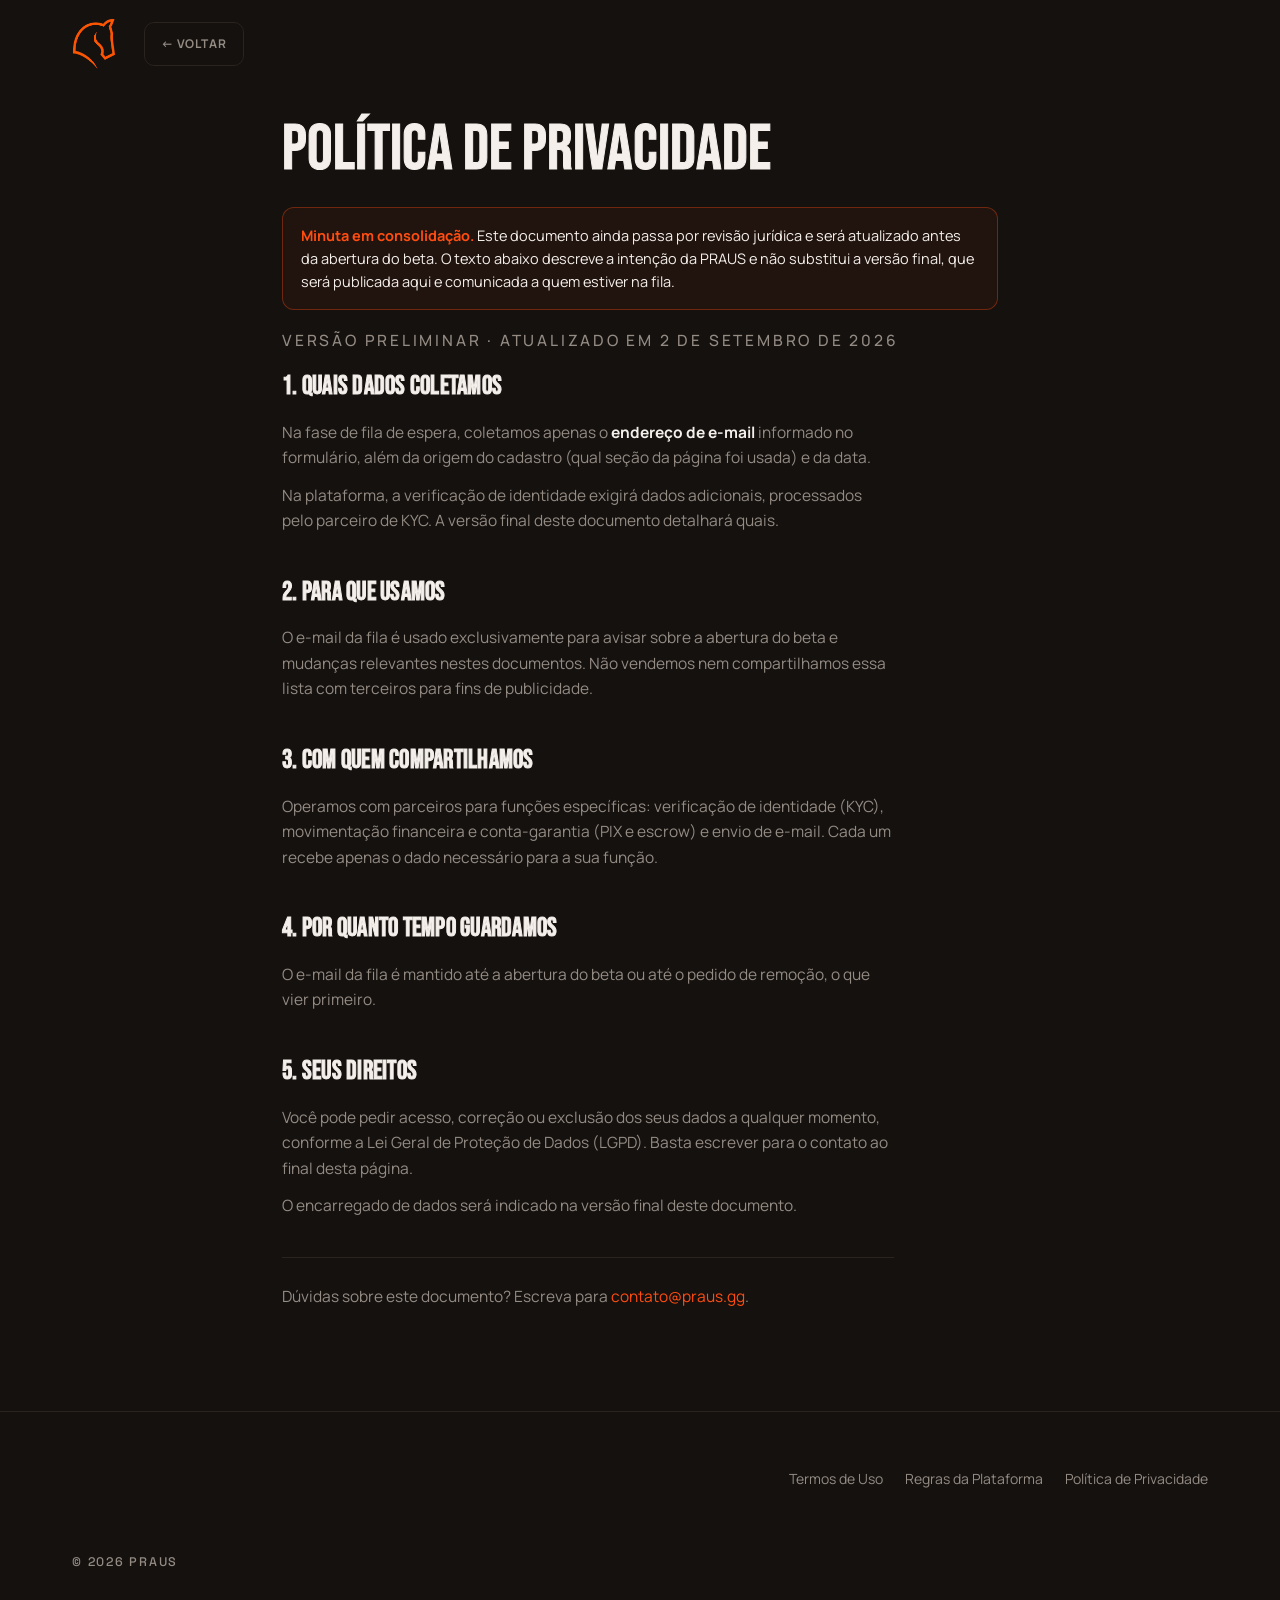
<file: privacidade.html>
<!DOCTYPE html>
<html lang="pt-BR">
<head>
<meta charset="utf-8" />
<meta name="viewport" content="width=device-width, initial-scale=1" />
<title>Política de Privacidade — PRAUS</title>
<meta name="robots" content="noindex" />
<link rel="preconnect" href="https://fonts.googleapis.com" />
<link rel="preconnect" href="https://fonts.gstatic.com" crossorigin />
<link href="https://fonts.googleapis.com/css2?family=Anton&family=Bebas+Neue&family=Newsreader:ital,opsz,wght@1,6..72,400;1,6..72,500&family=Space+Grotesk:wght@400;500;600;700&family=JetBrains+Mono:wght@400;500;700&family=Manrope:wght@400;500;600;700&display=swap" rel="stylesheet" />
<link rel="stylesheet" href="styles.css" />
</head>
<body>

<header class="nav" id="topo">
  <div class="wrap nav__inner">
    <a class="wordmark" href="index.html" aria-label="PRAUS — página inicial">
      <img class="wordmark__full" src="assets/brand/praus-cavalo.png" alt="PRAUS" />
    </a>
    <a href="index.html" class="btn btn--sm nav__voltar">← Voltar</a>
  </div>
</header>

<main class="doc">
  <div class="wrap doc__wrap">
    <h1 class="doc__titulo">Política de Privacidade</h1>

    <!-- Sinalizar, não finalizar: a convenção do projeto é que documento legal
         é minuta até revisão jurídica. O aviso é o primeiro elemento do corpo,
         não uma nota de rodapé. -->
    <div class="doc__minuta" role="note">
      <strong>Minuta em consolidação.</strong>
      Este documento ainda passa por revisão jurídica e será atualizado antes da
      abertura do beta. O texto abaixo descreve a intenção da PRAUS e não substitui
      a versão final, que será publicada aqui e comunicada a quem estiver na fila.
    </div>

    <p class="doc__meta mono-tag">Versão preliminar · Atualizado em 2 de setembro de 2026</p>

    <section class="doc__sec">
      <h2 class="doc__h2">1. Quais dados coletamos</h2>
      <p>Na fase de fila de espera, coletamos apenas o <strong>endereço de e-mail</strong> informado no formulário, além da origem do cadastro (qual seção da página foi usada) e da data.</p>
      <p>Na plataforma, a verificação de identidade exigirá dados adicionais, processados pelo parceiro de KYC. A versão final deste documento detalhará quais.</p>
    </section>

    <section class="doc__sec">
      <h2 class="doc__h2">2. Para que usamos</h2>
      <p>O e-mail da fila é usado exclusivamente para avisar sobre a abertura do beta e mudanças relevantes nestes documentos. Não vendemos nem compartilhamos essa lista com terceiros para fins de publicidade.</p>
    </section>

    <section class="doc__sec">
      <h2 class="doc__h2">3. Com quem compartilhamos</h2>
      <p>Operamos com parceiros para funções específicas: verificação de identidade (KYC), movimentação financeira e conta-garantia (PIX e escrow) e envio de e-mail. Cada um recebe apenas o dado necessário para a sua função.</p>
    </section>

    <section class="doc__sec">
      <h2 class="doc__h2">4. Por quanto tempo guardamos</h2>
      <p>O e-mail da fila é mantido até a abertura do beta ou até o pedido de remoção, o que vier primeiro.</p>
    </section>

    <section class="doc__sec">
      <h2 class="doc__h2">5. Seus direitos</h2>
      <p>Você pode pedir acesso, correção ou exclusão dos seus dados a qualquer momento, conforme a Lei Geral de Proteção de Dados (LGPD). Basta escrever para o contato ao final desta página.</p>
      <p>O encarregado de dados será indicado na versão final deste documento.</p>
    </section>

    <p class="doc__contato">
      Dúvidas sobre este documento? Escreva para
      <a href="mailto:contato@praus.gg">contato@praus.gg</a>.
    </p>
  </div>
</main>

<footer class="footer">
  <div class="wrap footer__inner">
    <nav class="footer__links" aria-label="Documentos">
      <a href="termos.html" class="footer__link">Termos de Uso</a>
      <a href="regras.html" class="footer__link">Regras da Plataforma</a>
      <a href="privacidade.html" class="footer__link">Política de Privacidade</a>
    </nav>
    <p class="footer__copy mono-tag">© 2026 PRAUS</p>
  </div>
</footer>

</body>
</html>
</file>
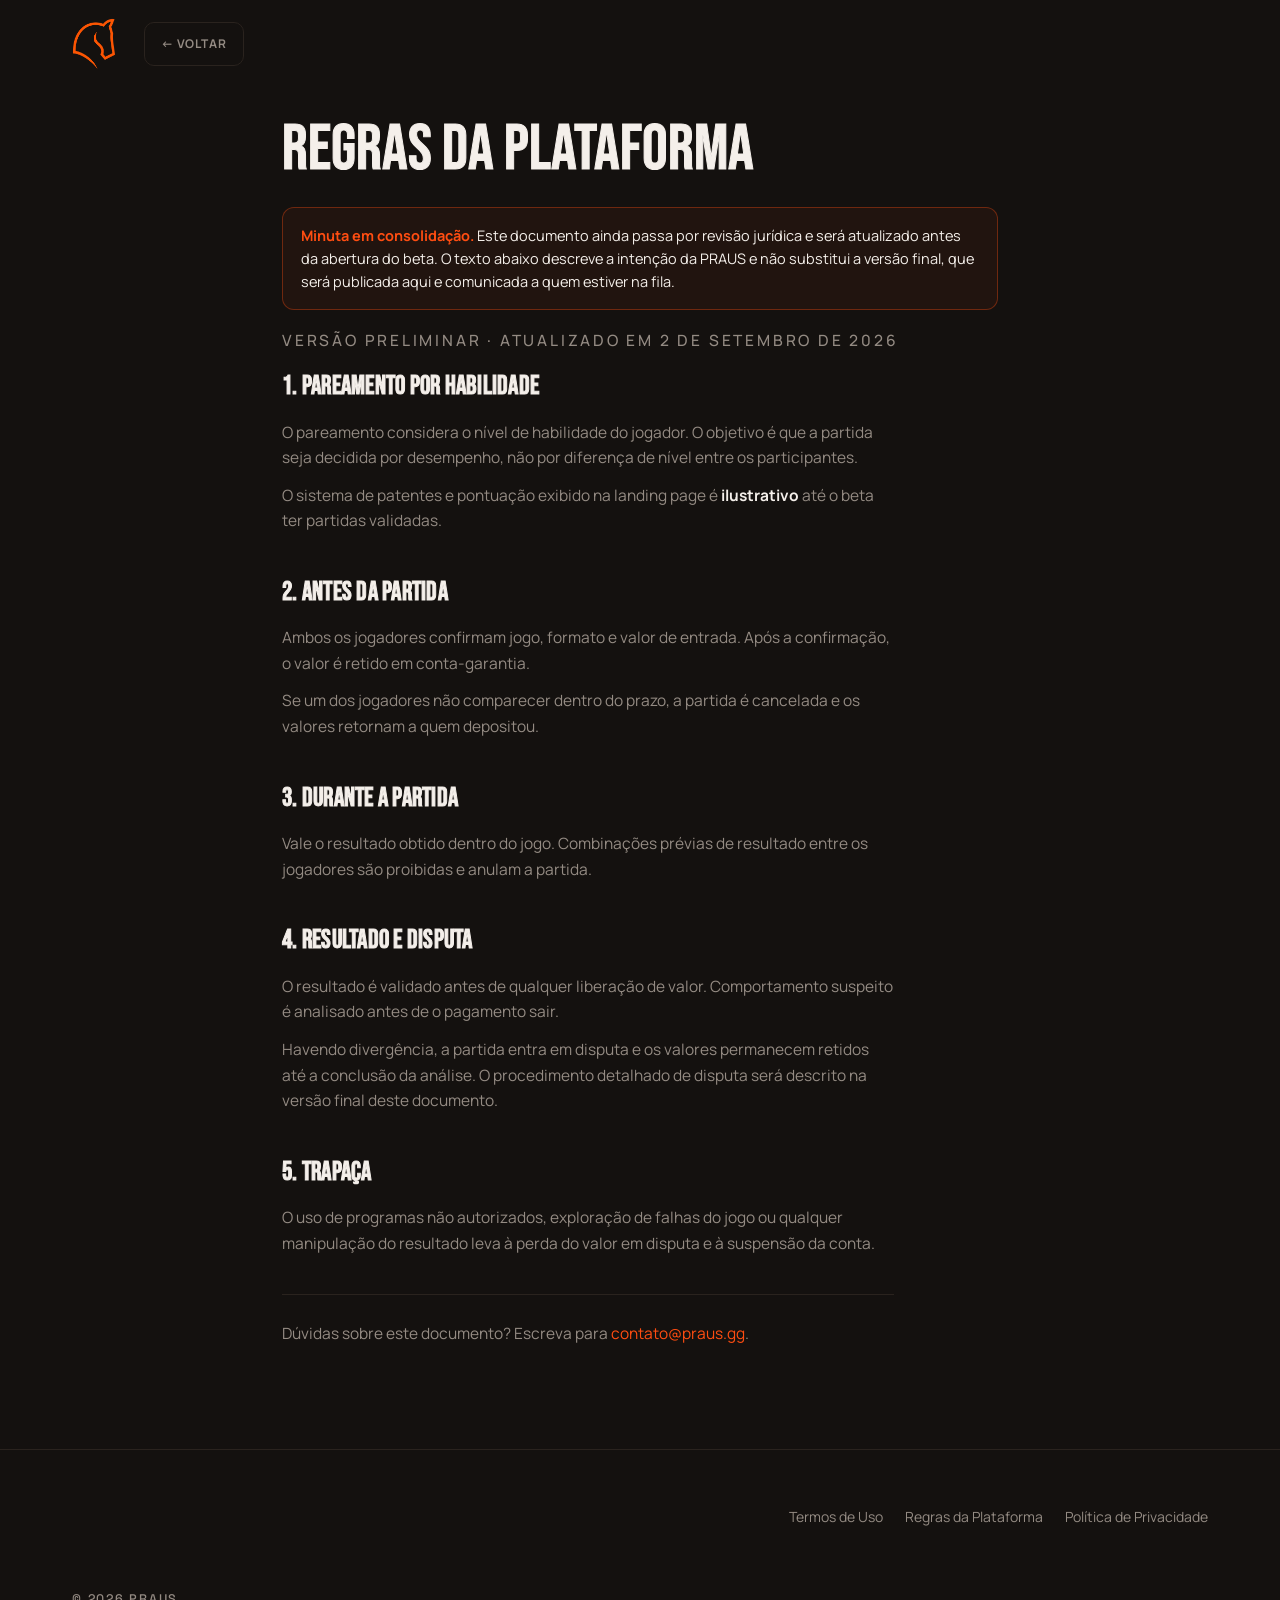
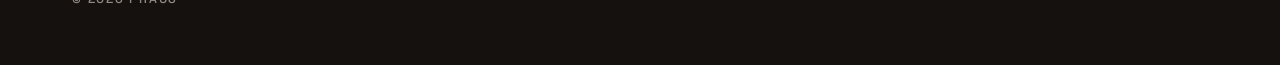
<file: regras.html>
<!DOCTYPE html>
<html lang="pt-BR">
<head>
<meta charset="utf-8" />
<meta name="viewport" content="width=device-width, initial-scale=1" />
<title>Regras da Plataforma — PRAUS</title>
<meta name="robots" content="noindex" />
<link rel="preconnect" href="https://fonts.googleapis.com" />
<link rel="preconnect" href="https://fonts.gstatic.com" crossorigin />
<link href="https://fonts.googleapis.com/css2?family=Anton&family=Bebas+Neue&family=Newsreader:ital,opsz,wght@1,6..72,400;1,6..72,500&family=Space+Grotesk:wght@400;500;600;700&family=JetBrains+Mono:wght@400;500;700&family=Manrope:wght@400;500;600;700&display=swap" rel="stylesheet" />
<link rel="stylesheet" href="styles.css" />
</head>
<body>

<header class="nav" id="topo">
  <div class="wrap nav__inner">
    <a class="wordmark" href="index.html" aria-label="PRAUS — página inicial">
      <img class="wordmark__full" src="assets/brand/praus-cavalo.png" alt="PRAUS" />
    </a>
    <a href="index.html" class="btn btn--sm nav__voltar">← Voltar</a>
  </div>
</header>

<main class="doc">
  <div class="wrap doc__wrap">
    <h1 class="doc__titulo">Regras da Plataforma</h1>

    <!-- Sinalizar, não finalizar: a convenção do projeto é que documento legal
         é minuta até revisão jurídica. O aviso é o primeiro elemento do corpo,
         não uma nota de rodapé. -->
    <div class="doc__minuta" role="note">
      <strong>Minuta em consolidação.</strong>
      Este documento ainda passa por revisão jurídica e será atualizado antes da
      abertura do beta. O texto abaixo descreve a intenção da PRAUS e não substitui
      a versão final, que será publicada aqui e comunicada a quem estiver na fila.
    </div>

    <p class="doc__meta mono-tag">Versão preliminar · Atualizado em 2 de setembro de 2026</p>

    <section class="doc__sec">
      <h2 class="doc__h2">1. Pareamento por habilidade</h2>
      <p>O pareamento considera o nível de habilidade do jogador. O objetivo é que a partida seja decidida por desempenho, não por diferença de nível entre os participantes.</p>
      <p>O sistema de patentes e pontuação exibido na landing page é <strong>ilustrativo</strong> até o beta ter partidas validadas.</p>
    </section>

    <section class="doc__sec">
      <h2 class="doc__h2">2. Antes da partida</h2>
      <p>Ambos os jogadores confirmam jogo, formato e valor de entrada. Após a confirmação, o valor é retido em conta-garantia.</p>
      <p>Se um dos jogadores não comparecer dentro do prazo, a partida é cancelada e os valores retornam a quem depositou.</p>
    </section>

    <section class="doc__sec">
      <h2 class="doc__h2">3. Durante a partida</h2>
      <p>Vale o resultado obtido dentro do jogo. Combinações prévias de resultado entre os jogadores são proibidas e anulam a partida.</p>
    </section>

    <section class="doc__sec">
      <h2 class="doc__h2">4. Resultado e disputa</h2>
      <p>O resultado é validado antes de qualquer liberação de valor. Comportamento suspeito é analisado antes de o pagamento sair.</p>
      <p>Havendo divergência, a partida entra em disputa e os valores permanecem retidos até a conclusão da análise. O procedimento detalhado de disputa será descrito na versão final deste documento.</p>
    </section>

    <section class="doc__sec">
      <h2 class="doc__h2">5. Trapaça</h2>
      <p>O uso de programas não autorizados, exploração de falhas do jogo ou qualquer manipulação do resultado leva à perda do valor em disputa e à suspensão da conta.</p>
    </section>

    <p class="doc__contato">
      Dúvidas sobre este documento? Escreva para
      <a href="mailto:contato@praus.gg">contato@praus.gg</a>.
    </p>
  </div>
</main>

<footer class="footer">
  <div class="wrap footer__inner">
    <nav class="footer__links" aria-label="Documentos">
      <a href="termos.html" class="footer__link">Termos de Uso</a>
      <a href="regras.html" class="footer__link">Regras da Plataforma</a>
      <a href="privacidade.html" class="footer__link">Política de Privacidade</a>
    </nav>
    <p class="footer__copy mono-tag">© 2026 PRAUS</p>
  </div>
</footer>

</body>
</html>
</file>
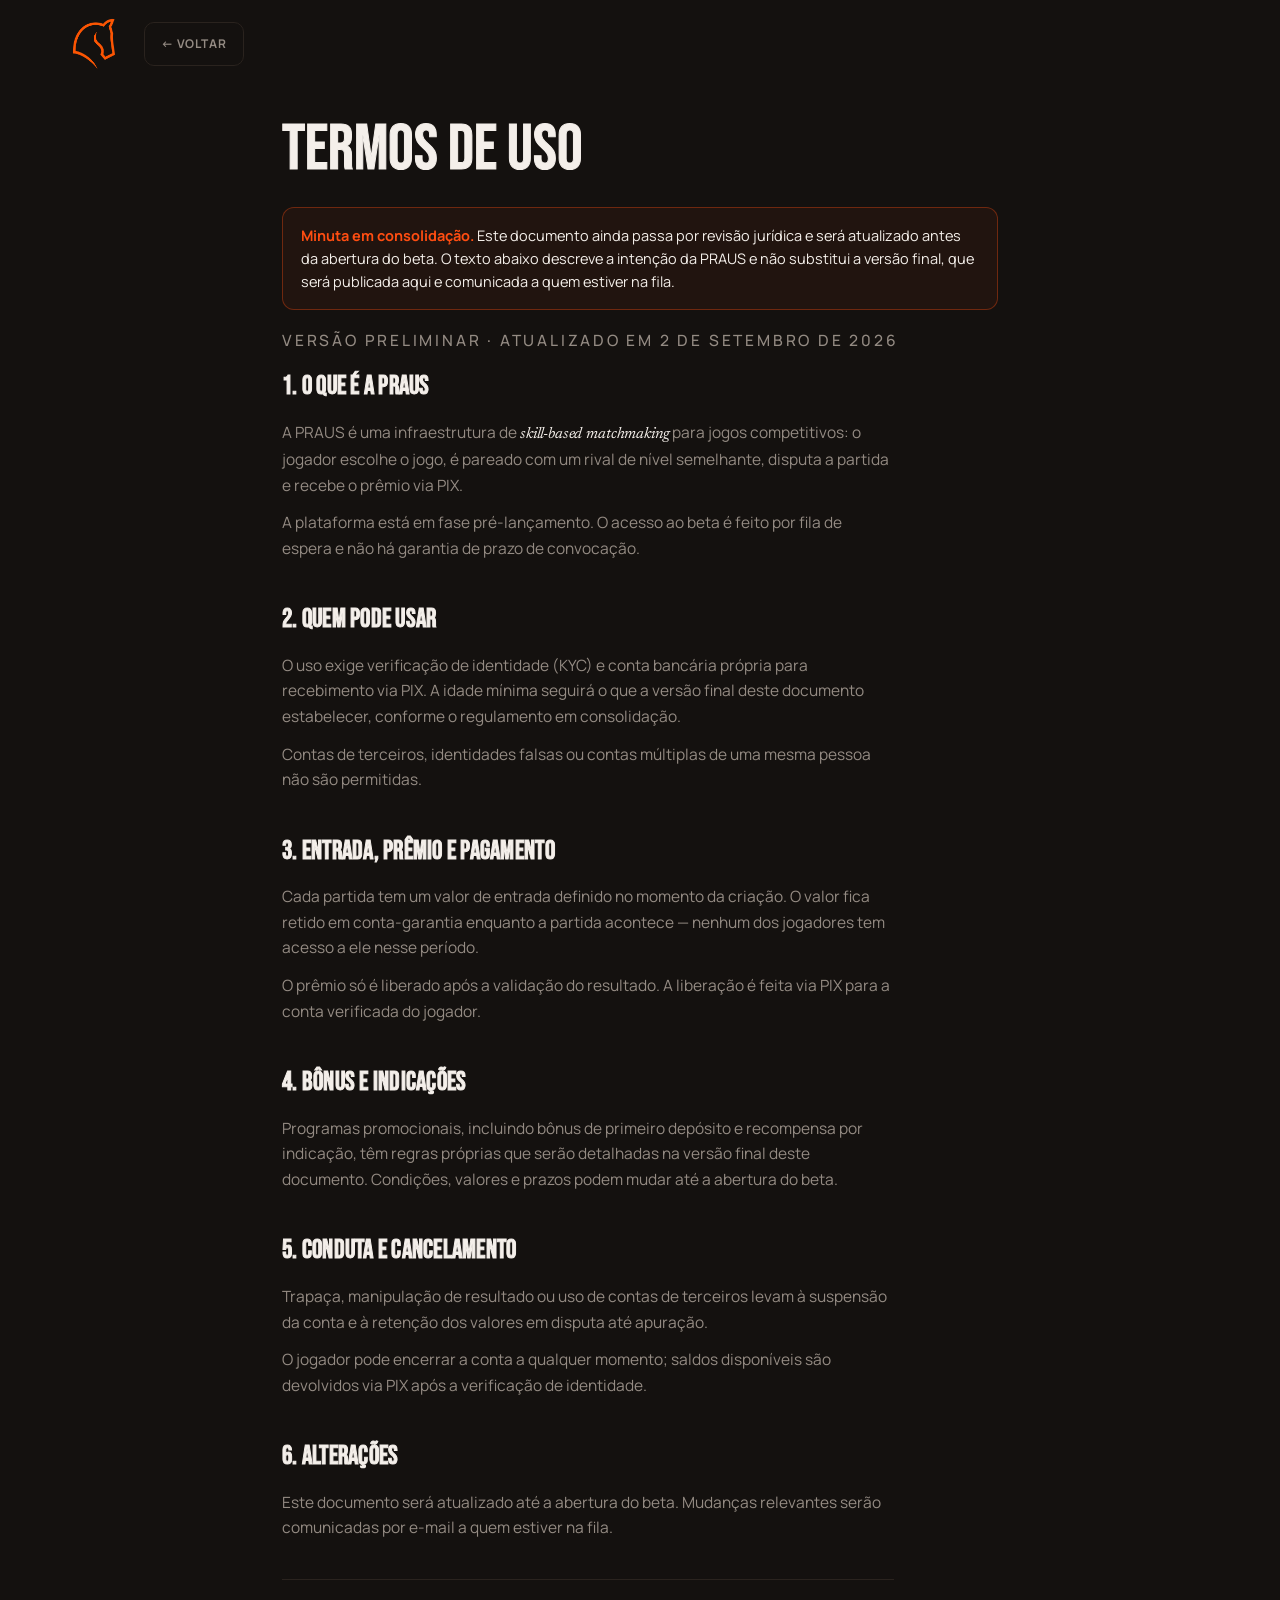
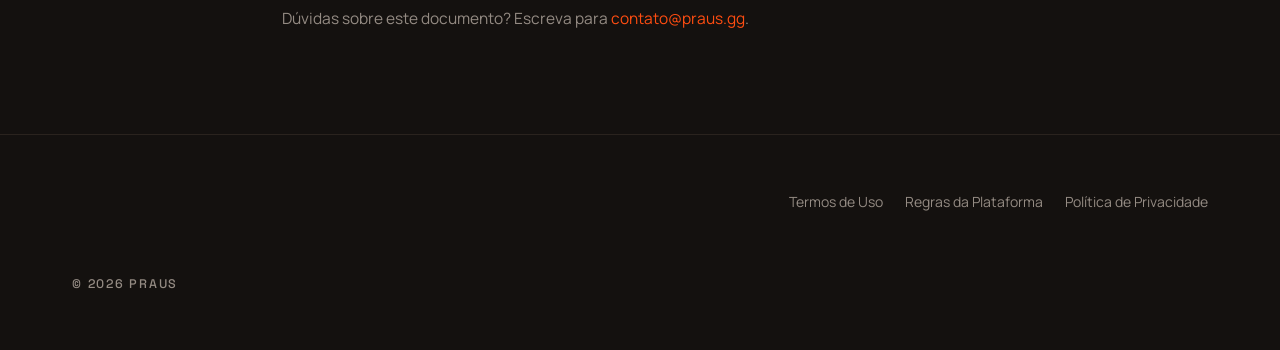
<file: termos.html>
<!DOCTYPE html>
<html lang="pt-BR">
<head>
<meta charset="utf-8" />
<meta name="viewport" content="width=device-width, initial-scale=1" />
<title>Termos de Uso — PRAUS</title>
<meta name="robots" content="noindex" />
<link rel="preconnect" href="https://fonts.googleapis.com" />
<link rel="preconnect" href="https://fonts.gstatic.com" crossorigin />
<link href="https://fonts.googleapis.com/css2?family=Anton&family=Bebas+Neue&family=Newsreader:ital,opsz,wght@1,6..72,400;1,6..72,500&family=Space+Grotesk:wght@400;500;600;700&family=JetBrains+Mono:wght@400;500;700&family=Manrope:wght@400;500;600;700&display=swap" rel="stylesheet" />
<link rel="stylesheet" href="styles.css" />
</head>
<body>

<header class="nav" id="topo">
  <div class="wrap nav__inner">
    <a class="wordmark" href="index.html" aria-label="PRAUS — página inicial">
      <img class="wordmark__full" src="assets/brand/praus-cavalo.png" alt="PRAUS" />
    </a>
    <a href="index.html" class="btn btn--sm nav__voltar">← Voltar</a>
  </div>
</header>

<main class="doc">
  <div class="wrap doc__wrap">
    <h1 class="doc__titulo">Termos de Uso</h1>

    <!-- Sinalizar, não finalizar: a convenção do projeto é que documento legal
         é minuta até revisão jurídica. O aviso é o primeiro elemento do corpo,
         não uma nota de rodapé. -->
    <div class="doc__minuta" role="note">
      <strong>Minuta em consolidação.</strong>
      Este documento ainda passa por revisão jurídica e será atualizado antes da
      abertura do beta. O texto abaixo descreve a intenção da PRAUS e não substitui
      a versão final, que será publicada aqui e comunicada a quem estiver na fila.
    </div>

    <p class="doc__meta mono-tag">Versão preliminar · Atualizado em 2 de setembro de 2026</p>

    <section class="doc__sec">
      <h2 class="doc__h2">1. O que é a PRAUS</h2>
      <p>A PRAUS é uma infraestrutura de <em>skill-based matchmaking</em> para jogos competitivos: o jogador escolhe o jogo, é pareado com um rival de nível semelhante, disputa a partida e recebe o prêmio via PIX.</p>
      <p>A plataforma está em fase pré-lançamento. O acesso ao beta é feito por fila de espera e não há garantia de prazo de convocação.</p>
    </section>

    <section class="doc__sec">
      <h2 class="doc__h2">2. Quem pode usar</h2>
      <p>O uso exige verificação de identidade (KYC) e conta bancária própria para recebimento via PIX. A idade mínima seguirá o que a versão final deste documento estabelecer, conforme o regulamento em consolidação.</p>
      <p>Contas de terceiros, identidades falsas ou contas múltiplas de uma mesma pessoa não são permitidas.</p>
    </section>

    <section class="doc__sec">
      <h2 class="doc__h2">3. Entrada, prêmio e pagamento</h2>
      <p>Cada partida tem um valor de entrada definido no momento da criação. O valor fica retido em conta-garantia enquanto a partida acontece — nenhum dos jogadores tem acesso a ele nesse período.</p>
      <p>O prêmio só é liberado após a validação do resultado. A liberação é feita via PIX para a conta verificada do jogador.</p>
    </section>

    <section class="doc__sec">
      <h2 class="doc__h2">4. Bônus e indicações</h2>
      <p>Programas promocionais, incluindo bônus de primeiro depósito e recompensa por indicação, têm regras próprias que serão detalhadas na versão final deste documento. Condições, valores e prazos podem mudar até a abertura do beta.</p>
    </section>

    <section class="doc__sec">
      <h2 class="doc__h2">5. Conduta e cancelamento</h2>
      <p>Trapaça, manipulação de resultado ou uso de contas de terceiros levam à suspensão da conta e à retenção dos valores em disputa até apuração.</p>
      <p>O jogador pode encerrar a conta a qualquer momento; saldos disponíveis são devolvidos via PIX após a verificação de identidade.</p>
    </section>

    <section class="doc__sec">
      <h2 class="doc__h2">6. Alterações</h2>
      <p>Este documento será atualizado até a abertura do beta. Mudanças relevantes serão comunicadas por e-mail a quem estiver na fila.</p>
    </section>

    <p class="doc__contato">
      Dúvidas sobre este documento? Escreva para
      <a href="mailto:contato@praus.gg">contato@praus.gg</a>.
    </p>
  </div>
</main>

<footer class="footer">
  <div class="wrap footer__inner">
    <nav class="footer__links" aria-label="Documentos">
      <a href="termos.html" class="footer__link">Termos de Uso</a>
      <a href="regras.html" class="footer__link">Regras da Plataforma</a>
      <a href="privacidade.html" class="footer__link">Política de Privacidade</a>
    </nav>
    <p class="footer__copy mono-tag">© 2026 PRAUS</p>
  </div>
</footer>

</body>
</html>
</file>
<file: styles.css>
/* ============================================================
   PRAUS — Landing (skill-based matchmaking)
   Identidade: Brand System v0.1 · ref. estrutural: tipspace.gg
   Dark base · laranja-brasa com parcimônia · vídeo nítido (sem fosco)
   ============================================================ */

:root {
  /* Neutros (base do produto) */
  --bg:    #14110F;
  --bg-2:  #1B1714;
  --bg-3:  #221D19;
  --line:  #2A231E;
  --ink-3: #948B83;  /* 4,99:1 na superfície mais clara (--bg-3); o #8A817A anterior dava 4,37 */
  --ink:   #F4EFEA;

  /* Laranja — a regra (brasa) */
  --orange:      #FF4D11;  /* laranja da plataforma */
  --orange-hot:  #FF6A33;
  --orange-deep: #D9410E;

  /* Semânticos */
  --win:  #B8E04A;
  --loss: #F55F52;  /* 5,28:1 no pior fundo; o #E6322B dava 4,35 */
  --info: #7CC9FF;

  /* Tipografia — 7 papéis */
  --f-hero: 'Bebas Neue', sans-serif;
  --f-num:    'Bebas Neue', sans-serif;
  /* Display de cartaz. A Bebas é uma condensada LEVE — existe num peso só, e
     esse peso é fino: por mais que se aumente o corpo, a haste continua magra.
     O cartaz de referência usa uma grotesca pesada, e é dela que vem a
     sensação de densidade. A Anton é dessa classe e já vinha carregada no
     <head> sem nunca ter sido usada. */
  --f-poster: 'Anton', 'Bebas Neue', sans-serif;
  --f-italic: 'Newsreader', Georgia, serif;
  --f-money:  'Space Grotesk', sans-serif;
  --f-mono:   'JetBrains Mono', monospace;
  --f-tag:    'JetBrains Mono', monospace;
  --f-read:   'Manrope', sans-serif;

  --chamfer: 10px;
  --maxw: 1180px;

  /* Movimento — duas curvas, nunca misturadas.
     `ui` para o que muda de aparência (cor, borda, opacidade): rápido e neutro.
     `move` para o que se desloca (transform): assenta devagar no fim, que é o
     que dá sensação de peso. Trocar uma pela outra achata o conjunto. */
  --ease-ui:   cubic-bezier(.4, 0, .2, 1);
  --ease-move: cubic-bezier(.23, 1, .32, 1);
  --t-fast: .15s;   /* estado imediato: hover de cor, foco */
  --t-ui:   .28s;   /* troca de estado com leitura: borda, brilho, elevação */
  --t-move: .45s;   /* deslocamento curto */
  --t-slow: .7s;    /* entrada de bloco */
}

*,*::before,*::after { box-sizing: border-box; margin: 0; padding: 0; }
html { scroll-behavior: smooth; -webkit-text-size-adjust: 100%; }
body {
  background: var(--bg);
  color: var(--ink);
  font-family: var(--f-read);
  font-size: 16px;
  line-height: 1.6;
  -webkit-font-smoothing: antialiased;
  text-rendering: optimizeLegibility;
  overflow-x: hidden;
}
img { max-width: 100%; display: block; }
ul,ol { list-style: none; }
a { color: inherit; text-decoration: none; }
/* Sem override de ::selection: a seleção usa o azul nativo do navegador em
   todo o site. O laranja da marca competia com o texto selecionado. */

/* ---------- Barra de rolagem: só o polegar laranja, sem trilho ----------
   Os dois caminhos são exclusivos de propósito: o Chrome dá precedência a
   scrollbar-color sobre as regras ::-webkit-, e por aquele caminho não há
   como esconder as setas das pontas. Isolando cada motor, o Chrome/Safari
   usa ::-webkit- (controle total) e o Firefox usa a propriedade padrão. */
@supports not selector(::-webkit-scrollbar) {
  :root {
    scrollbar-width: thin;
    scrollbar-color: var(--orange) transparent;
  }
}
@supports selector(::-webkit-scrollbar) {
  ::-webkit-scrollbar { width: 12px; height: 12px; }
  ::-webkit-scrollbar-track,
  ::-webkit-scrollbar-corner { background: transparent; }
  ::-webkit-scrollbar-button { display: none; }   /* mata as setas das pontas */
  ::-webkit-scrollbar-thumb {
    background: var(--orange);
    /* borda transparente + clip no padding afina a barra sem pintar trilho */
    border: 3px solid transparent;
    background-clip: padding-box;
  }
  ::-webkit-scrollbar-thumb:hover { background: var(--orange-hot); }
}

/* ---------- Layout ---------- */
.wrap { width: 100%; max-width: var(--maxw); margin-inline: auto; padding-inline: 22px; }
.wrap--narrow { max-width: 760px; }
.section { padding-block: 84px; }

/* Bebas Neue só vem no peso 400. Para deixá-la um pouco mais encorpada sem o
   negrito sintético do navegador (que engrossa desigual e empasta a contraforma),
   um filete de contorno na própria cor engrossa as hastes de modo uniforme. */
.hero__title, .section__title, .cta-final__title, .doc__titulo,
.jogo-hero__name, .modo__num, .custodia__tt, .doc__h2, .screen__money {
  -webkit-text-stroke: 1px currentColor;
  paint-order: stroke fill;
}
.section--alt { background: var(--bg-2); }
@media (min-width: 768px) { .section { padding-block: 124px; } }

/* ---------- Mono tag ---------- */
.mono-tag {
  font-family: var(--f-tag);
  font-size: 11px;
  letter-spacing: 0.18em;
  text-transform: uppercase;
  color: var(--ink-3);
  font-weight: 500;
}
.kicker { display: inline-block; color: var(--orange); margin-bottom: 22px; }
.kicker::before {
  content: ""; display: inline-block; width: 22px; height: 1px;
  background: var(--orange); vertical-align: middle; margin-right: 10px;
  transform: translateY(-3px);
}

/* ---------- Editorial italic (tempero, só keywords) ---------- */
em {
  font-family: var(--f-italic);
  font-style: italic; font-weight: 400;
  text-transform: none; color: var(--orange);
  letter-spacing: -0.01em;
}

/* ---------- Wordmark (letreiro stencil + marca do cavalo) ---------- */
.wordmark {
  display: inline-flex; align-items: center; gap: 0.38em;
  font-size: 46px; line-height: 1; color: var(--ink);
}
.wordmark__mark { height: 1.45em; width: auto; flex: none; }
.wordmark__text {
  font-family: var(--f-hero); font-size: 1em;
  letter-spacing: 0.26em; text-transform: uppercase;
  /* o letter-spacing deixa um vão fantasma depois do "S"; cancelar faz o
     gap acima ser o espaçamento real entre o letreiro e a marca */
  margin-right: -0.26em;
}
/* Marca do cavalo: recortada justa, sem margem fantasma — por isso a
   compensação negativa antiga saiu. Altura fixa (marca vertical, ratio ~0.84),
   centralizada na nav de 64px. */
.wordmark__full { height: 52px; width: auto; display: block; flex: none; }
.nav .wordmark { padding-block: 6px; }
.wordmark--footer { height: 68px; }

/* ---------- Botões (chanfros, mono uppercase) ---------- */
.btn {
  border-radius: 10px;
  display: inline-flex; align-items: center; justify-content: center; gap: .5em;
  font-family: var(--f-read); font-size: 16px; font-weight: 700;
  letter-spacing: .08em; text-transform: uppercase;
  padding: 16px 26px; border: none; cursor: pointer; white-space: nowrap;
  border: none; 
  transition: background-color .15s ease, color .15s ease, transform .06s ease, box-shadow .15s ease;
}
/* Botão menor em repouso; ao passar o mouse ele cresce e revela a seta.
   Isto ANIMA LAYOUT (max-width/margin) e o detector sinaliza — é escolha
   deliberada do dono do projeto, que prefere este comportamento ao espaço
   reservado. Custo real: 20px de largura em hover, sem reflow de vizinhos
   perceptível porque o botão é o último item da sua linha. */
.btn__arrow {
  display: inline-flex; align-items: center;
  opacity: 0; max-width: 0; overflow: hidden; transform: translateX(-8px);
  transition: opacity .2s ease, max-width .2s ease, transform .2s ease;
}
.btn__arrow svg { display: block; flex: none; }
.btn:hover .btn__arrow { opacity: 1; max-width: 20px; transform: translateX(4px); margin-left: 4px; }
.btn:active { transform: translateY(1px); }
.btn--primary { background: var(--orange); color: #000; }
.btn--primary:hover { background: var(--orange-hot); box-shadow: 0 0 28px rgba(255,77,17,.35); }
.btn--primary:active { background: var(--orange-deep); }
.btn--sm { font-size: 12px; padding: 11px 16px; --c: 7px; }
/* Botão de voltar das páginas legais: contorno discreto, não é um CTA. */
.nav__voltar { background: transparent; color: var(--ink-3); border: 1px solid var(--line); margin-left: 28px; }
.nav__voltar:hover { color: var(--ink); border-color: var(--orange); background: var(--bg-2); box-shadow: none; }

/* ---------- Card (cantos arredondados — mesmo raio dos botões) ---------- */
.card {
  position: relative; background: var(--bg-2); border: 1px solid var(--line);
  border-radius: 10px;
}
.section--alt .card { background: var(--bg); }

/* ============================================================
   NAV
   ============================================================ */
.nav {
  position: fixed; inset: 0 0 auto 0; z-index: 60; padding-top: 12px;
  background: rgba(20,17,15,0); backdrop-filter: blur(0px);
  transition: background-color .25s ease, backdrop-filter .25s ease, border-color .25s ease;
  border-bottom: 1px solid transparent;
}
.nav.is-stuck { background: rgba(20,17,15,.85); backdrop-filter: blur(12px); border-bottom-color: var(--line); }
/* Ritmo do menu: X entre a logo e o primeiro item, Y igual entre todos os
   itens, e X de novo entre o último item e o botão. O truque é margin-inline:
   auto no menu — com logo e botão nas pontas, o espaço livre se divide em
   partes iguais dos dois lados, então os dois X são idênticos por construção
   e continuam idênticos em qualquer largura de tela. O margin-left: auto que
   havia no .nav__cta é o que quebrava isso: empurrava o botão para a borda e
   deixava um vão arbitrário depois do FAQ. */
.nav__inner { display: flex; align-items: center; gap: 0; height: 64px; }
.nav__menu { display: none; }
/* Espaçadores da nav: escondidos no mobile; no desktop crescem na razão --g. */
.nav-sp { display: none; }
.nav__cta { flex: none; }
.nav__menu a {
  font-family: var(--f-money); font-size: 15px; color: #CFC7BF; font-weight: 600;
  transition: color .15s ease;
  position: relative;
}
.nav__menu a::after { content: ''; position: absolute; left: 0; bottom: -6px; width: 100%; height: 2px; background: #FF4D11; transform: scaleX(0); transform-origin: left; transition: transform .25s ease; } .nav__menu a:hover::after { transform: scaleX(1); }
.nav__menu a:hover { color: var(--ink); }
@media (min-width: 880px) {
  .nav__menu { display: contents; }
  .nav-sp { display: block; flex-grow: var(--g); flex-basis: 0; min-width: 0; }
}

/* ============================================================
   1. HERÓI — vídeo de fundo nítido
   ============================================================ */
.hero {
  position: relative; min-height: 100svh; display: flex; flex-direction: column;
  justify-content: center; padding-block: 96px 110px; overflow: hidden;
}
.hero__bg { position: absolute; inset: 0; z-index: 0; background: #0d0b0a; }
.hero__vid {
  position: absolute; inset: 0; width: 100%; height: 100%;
  object-fit: cover; object-position: center;
}
/* Crossfade entre o clipe horizontal (A) e o vertical da pessoa (B, sem JS) */
.hero__vid--a { animation: heroFade 18s infinite; }
.hero__vid--b { opacity: 0; object-position: center 32%; animation: heroFade 18s infinite -9s; }
@keyframes heroFade {
  0%, 38% { opacity: 1; }
  50%, 88% { opacity: 0; }
  100% { opacity: 1; }
}
/* Scrim leve — só o necessário para legibilidade, SEM aspecto fosco */
.hero__scrim {
  position: absolute; inset: 0;
  background:
    linear-gradient(180deg, rgba(13,11,10,.55) 0%, rgba(13,11,10,.18) 26%, rgba(13,11,10,.12) 55%, rgba(13,11,10,.82) 100%),
    radial-gradient(120% 90% at 18% 60%, rgba(13,11,10,.55) 0%, transparent 60%);
}
.hero__inner { position: relative; z-index: 2; }

.hero__title {
  font-family: var(--f-hero); font-weight: 400; text-transform: uppercase;
  letter-spacing: -0.01em; line-height: 0.9;
  font-size: clamp(48px, 9.4vw, 116px); margin-bottom: 10px; max-width: 14ch;
  text-shadow: 0 4px 40px rgba(0,0,0,.5);
}
/* Linha de confiança do herói. Sobre vídeo a razão de contraste fixa não é
   confiável, então segue o mesmo mecanismo já usado no subtítulo: cor clara
   mais text-shadow. O tique é desenhado com duas bordas giradas — forma, não
   glifo de fonte. O verde é o mesmo semântico de "validado" das telas. */
.hero__sub:has(+ .hero__trust) { margin-bottom: 20px; }
.hero__trust {
  display: flex; flex-wrap: wrap; gap: 10px 24px; margin: 0 0 30px; padding: 0;
  list-style: none; font-family: var(--f-money); font-size: 13.5px;
  color: #e7e0d8; text-shadow: 0 2px 18px rgba(0,0,0,.55);
}
.hero__trust li { display: flex; align-items: center; gap: 9px; }
.hero__trust li::before {
  content: ""; flex: none; width: 9px; height: 5px;
  border-left: 1.8px solid var(--win); border-bottom: 1.8px solid var(--win);
  transform: rotate(-45deg) translateY(-2px);
}

.hero__sub {
  font-family: var(--f-money); font-size: clamp(16px, 2.2vw, 20px); line-height: 1.55;
  font-weight: 600; color: #e7e0d8; max-width: 54ch; margin-bottom: 34px;
  text-shadow: 0 2px 18px rgba(0,0,0,.55);
}

.hero__scroll {
  position: absolute; bottom: 22px; left: 50%; transform: translateX(-50%); z-index: 2;
  color: var(--ink-3); animation: bob 2.4s ease-in-out infinite;
}
@keyframes bob { 0%,100%{transform:translate(-50%,0)} 50%{transform:translate(-50%,6px)} }
/* A dica de rolagem é absoluta em bottom:22px, então não sabe que o conteúdo
   do herói cresceu com a linha de confiança — no mobile ela passou a colidir
   16px com o texto do formulário. Some nas telas estreitas: ali rolar é óbvio
   e a dica disputava espaço com o próprio elemento de conversão. */
@media (max-width: 700px) { .hero__scroll { display: none; } }

/* ---------- Waitlist ---------- */
/* Campo + botão formam uma única peça: contorno laranja com leve brilho ao
   redor do conjunto inteiro, não de cada parte — por isso o outline/box-shadow
   vive em .waitlist__field (o wrapper), e input/botão perdem a própria borda. */
.waitlist { max-width: 540px; }
.waitlist--center { margin-inline: auto; }
.waitlist__field {
  display: flex; flex-direction: column; gap: 0;
  border-radius: 12px; overflow: hidden;
  border: 1.5px solid var(--orange);
  box-shadow: 0 0 0 3px rgba(255,77,17,.12), 0 0 26px rgba(255,77,17,.35);
  background: rgba(34,29,25,.92);
  transition: box-shadow .25s ease, border-color .25s ease;
}

@media (min-width: 520px) { .waitlist__field { flex-direction: row; } }
.waitlist__input-wrap { position: relative; flex: 1; min-width: 0; }
.waitlist__icon {
  position: absolute; left: 18px; top: 50%; transform: translateY(-50%);
  color: var(--ink-3); pointer-events: none;
}
.waitlist input[type="email"] {
  width: 100%;
  font-family: var(--f-read); font-size: 16px; color: var(--ink);
  background: rgba(34,29,25,.92); border: none; padding: 16px 18px 16px 46px;
  border-radius: 0; }
.waitlist input::placeholder { color: var(--ink-3); }
.waitlist input:focus { outline: none; }
.waitlist__input-wrap:focus-within .waitlist__icon { color: var(--orange); }
/* Raio igual dos dois lados do botão — sem isso só a ponta direita (a que
   encosta na borda externa) fica arredondada pelo overflow:hidden do pai. */
.waitlist__field .btn.btn--primary { border-radius: 10px; }
/* Inválido: o anel vermelho substitui o laranja no conjunto inteiro, não só no input. */
.waitlist__field:has(input.invalid) {
  border-color: var(--loss);
  box-shadow: 0 0 0 3px rgba(230,50,43,.12), 0 0 26px rgba(230,50,43,.3);
}
/* Esgotado: contorno inerte, sem laranja nem brilho — o cinza já usado no botão. */
.waitlist__field:has(input:disabled) {
  border-color: var(--line);
  box-shadow: none;
}
.waitlist__micro { font-family: var(--f-read); font-size: 13px; color: var(--ink-3); margin-top: 14px; }
.waitlist--center .waitlist__micro { text-align: center; }
.waitlist__success { font-family: var(--f-read); font-size: 15px; font-weight: 600; color: var(--win); margin-top: 16px; }
.waitlist--center .waitlist__success { text-align: center; }
.waitlist__error { font-family: var(--f-read); font-size: 14px; font-weight: 500; color: var(--loss); margin-top: 12px; }
.waitlist--center .waitlist__error { text-align: center; }
/* [hidden] do UA perde para o display:flex acima — sem isto o formulário
   continua na tela depois do envio, com a mensagem de sucesso ao lado. */
.waitlist__field[hidden] { display: none; }
.btn[disabled] { opacity: .55; cursor: progress; }
.btn[disabled]:hover { background: var(--orange); box-shadow: none; }

/* ---- Vagas esgotadas ---- */
/* Cinza inerte: sem laranja, sem brilho, sem reação ao hover. Vence os
   estados de :hover/[disabled] acima, por isso vem depois e repete o seletor. */
.btn--esgotado,
.btn--esgotado:hover,
.btn--esgotado:active,
.btn[disabled].btn--esgotado,
.btn[disabled].btn--esgotado:hover {
  background: #3A332D;
  color: #CFC7BF;          /* 7,4:1 sobre o cinza — continua legível */
  box-shadow: none;
  opacity: 1;
  cursor: not-allowed;
  transform: none;
}
.waitlist input[disabled] {
  opacity: .6;
  cursor: not-allowed;
}

/* ============================================================
   Cabeçalho de seção
   ============================================================ */
.section__head { margin-bottom: 48px; max-width: 760px; }
.section__title {
  font-family: var(--f-hero); font-weight: 400; text-transform: uppercase;
  letter-spacing: -0.01em; line-height: 1.2; font-size: clamp(34px, 6vw, 66px);
}
.section__lead {
  font-family: var(--f-read); font-size: 17px; line-height: 1.6;
  color: #cfc7bf; margin-top: 14px; max-width: 58ch;
}

/* ============================================================
   VANTAGENS — cartazes (portados de "Cards Promo v3")
   ============================================================ */
.promos { display: grid; gap: 14px; grid-template-columns: repeat(2,1fr); }
@media (min-width: 700px)  { .promos { gap: 20px; } }
@media (min-width: 1040px) { .promos { gap: 28px; grid-template-columns: repeat(4,1fr); } }

/* Original: 400x760, raio 36, padding 56/32/52. Convertido para % do card
   (padding e raio, que não podem usar cqw por serem do próprio container) e
   cqw para tudo que está dentro. */
.promo {
  position: relative; overflow: hidden;
  aspect-ratio: 400 / 760; border-radius: 9%;
  padding: 14% 8% 13%;
  display: flex; flex-direction: column; align-items: center; text-align: center;
  background: linear-gradient(180deg, #FF6B31 0%, #FF5A1F 55%, #F24F16 100%);
  box-shadow: inset 0 0 0 1px rgba(255,255,255,.22), 0 40px 80px -30px rgba(255,90,31,.45);
  container-type: inline-size;
}

.promo__tt {
  position: relative; flex: 1;
  display: flex; flex-direction: column; align-items: center; justify-content: center;
  gap: calc(var(--gap) * 1cqw);
  font-family: var(--f-hero); color: #fff; line-height: .82;
}
.promo__tt--topo { flex: none; justify-content: flex-start; padding-top: 2.38cqw; }
.pl {
  font-weight: 400; font-size: calc(var(--fs) * 1cqw);
  letter-spacing: var(--ls, normal); line-height: var(--lh, .82);
}
.pl--tinta { color: #0A0A0B; }

.promo__sub {
  position: relative; margin: 0; color: #fff;
  font-family: var(--f-money); font-weight: 500;
  font-size: max(11px, 7.14cqw); line-height: 1.3;
  text-wrap: balance; max-width: calc(var(--mw) * 1cqw);
}

/* ---- Card 01: três faixas giradas ---- */
.promo__faixa {
  position: absolute; left: 50%; top: 44%;
  width: 327.38cqw; height: 56.55cqw; margin: -28.27cqw 0 0 -163.69cqw;
  border-radius: 999px; background: #0A0A0B; transform: rotate(-56deg);
}
.promo__faixa--cima, .promo__faixa--baixo {
  background: none; border: 0.6cqw solid rgba(10,10,11,.5); box-sizing: border-box;
}
.promo__faixa--cima  { transform: rotate(-56deg) translateY(-77.38cqw); }
.promo__faixa--baixo { transform: rotate(-56deg) translateY(77.38cqw); }

/* ---- Card 03: aro central e bolhas nos cantos ---- */
.promo__aro {
  position: absolute; left: 50%; top: 44%;
  width: 98.21cqw; aspect-ratio: 1; margin: -49.11cqw 0 0 -49.11cqw;
  border-radius: 50%; border: 0.6cqw solid rgba(10,10,11,.5); box-sizing: border-box;
}
.promo__bolha { position: absolute; width: 44.64cqw; aspect-ratio: 1; border-radius: 50%; background: #0A0A0B; }
.promo__bolha--vazada { background: none; border: 0.6cqw solid rgba(10,10,11,.5); box-sizing: border-box; }
.promo__bolha--tl  { left: -17.86cqw; top: -17.86cqw; }
.promo__bolha--br  { right: -17.86cqw; bottom: -17.86cqw; }
.promo__bolha--tl2 { left: -11.90cqw; top: -11.90cqw; }
.promo__bolha--br2 { right: -11.90cqw; bottom: -11.90cqw; }

/* ---- Card 02: três círculos concêntricos ---- */
.promo__orb {
  position: absolute; left: 50%; top: 40%; aspect-ratio: 1;
  border-radius: 50%; border: 0.6cqw solid rgba(10,10,11,.5); box-sizing: border-box;
}
.promo__orb--1 { width: 226.19cqw; margin: -113.10cqw 0 0 -113.10cqw; }
.promo__orb--2 { width: 178.57cqw; margin: -89.29cqw 0 0 -89.29cqw; }
.promo__orb--3 { width: 130.95cqw; margin: -65.48cqw 0 0 -65.48cqw; }

/* ---- Card 04: trilhos inclinados ---- */
.promo__trilhos {
  position: relative; flex: 1; width: calc(100% + 19.05cqw);
  margin: 9.52cqw -9.52cqw 8.33cqw; overflow: hidden;
}
.promo__trilho {
  position: absolute; left: -59.52cqw; top: 50%;
  width: 238.10cqw; height: 11.90cqw; transform: rotate(-14deg);
}
.promo__trilho--a { margin-top: -18.45cqw; background: #0A0A0B; }
.promo__trilho--b { margin-top: -5.95cqw; border: 0.6cqw solid rgba(10,10,11,.55); box-sizing: border-box; }
.promo__trilho--c { margin-top: 6.55cqw; background: #0A0A0B; }

/* ============================================================
   2. DIFERENCIAIS
   ============================================================ */
/* Bento: HUD grande à esquerda + cards limpos */
.feats { display: grid; gap: 16px; grid-template-columns: 1fr; }
@media (min-width: 620px) { .feats { grid-template-columns: repeat(2,1fr); } }
@media (min-width: 1000px) {
  .feats { grid-template-columns: 1.18fr 1fr 1fr; grid-auto-rows: 1fr; }
  .feat--hud { grid-row: span 2; }
}

.feat {
  padding: 28px; display: flex; flex-direction: column;
  transition: transform .2s ease, border-color .2s ease, box-shadow .2s ease;
}
.feat:hover { transform: translateY(-3px); border-color: rgba(255,77,17,.4); }
.feat__idx { color: var(--orange); display: block; margin-bottom: 16px; }
.feat__title {
  font-family: var(--f-money); font-weight: 600; font-size: 20px;
  letter-spacing: -0.01em; margin-bottom: 10px; color: var(--ink);
}
.feat__body { font-family: var(--f-read); font-size: 14.5px; color: var(--ink-3); line-height: 1.6; }
.feat:not(.feat--hud) .feat__body { margin-top: auto; }

/* ---- Tile HUD ---- */
.feat--hud { padding: 0; overflow: hidden; }
.feat--hud:hover { box-shadow: 0 0 50px rgba(255,77,17,.12); }
.hud {
  padding: 26px 26px 24px; display: flex; flex-direction: column; gap: 20px;
  background:
    radial-gradient(120% 80% at 85% 0%, rgba(255,77,17,.1), transparent 55%),
    linear-gradient(180deg, var(--bg-3), var(--bg-2));
  border-bottom: 1px solid var(--line);
}
.hud__top { display: flex; align-items: center; justify-content: space-between; }
.hud__live { display: inline-flex; align-items: center; gap: 7px; color: var(--orange); }
.hud__live i { width: 8px; height: 8px; border-radius: 50%; background: var(--orange); box-shadow: 0 0 8px var(--orange); animation: pulse 1.6s infinite; }
.hud__id { color: var(--ink-3); }

.hud__timer { display: flex; flex-direction: column; gap: 2px; }
.hud__timer-num {
  font-family: var(--f-mono); font-weight: 700; font-size: clamp(48px,7vw,64px);
  color: var(--ink); line-height: 1; font-variant-numeric: tabular-nums; letter-spacing: .01em;
}
.hud__timer-label { color: var(--ink-3); }

.hud__line { display: flex; align-items: baseline; justify-content: space-between; gap: 12px; }
.hud__line-label { color: var(--ink-3); }
.hud__line-val { font-family: var(--f-money); font-weight: 600; font-size: 22px; color: var(--ink); font-variant-numeric: tabular-nums; }
.hud__pix { font-family: var(--f-mono); font-style: normal; font-size: 13px; color: var(--orange); letter-spacing: .04em; }
.hud__bar { height: 5px; background: var(--bg); border: 1px solid var(--line); overflow: hidden; }
.hud__bar span { display: block; height: 100%; width: 68%; background: linear-gradient(90deg, var(--orange-deep), var(--orange)); }
.hud__escrow { color: var(--ink-3); letter-spacing: .14em; }

.feat--hud .feat__foot { padding: 22px 26px 26px; }

/* ============================================================
   3. COMO FUNCIONA
   ============================================================ */
/* Stepper interativo com prévia da tela */
.flow { display: grid; gap: 18px; grid-template-columns: 1fr; align-items: start; }
@media (min-width: 920px) {
  .flow { grid-template-columns: 0.92fr 1.08fr; gap: 28px 28px; }
  /* Com três filhos num grid de duas colunas o fluxo natural jogaria os
     pontinhos para a coluna da direita. Posicionamento explícito: etapas e
     pontinhos empilhados à esquerda, painel ocupando as duas linhas. */
  .flow__steps   { grid-column: 1; grid-row: 1; }
  .flow__dots    { grid-column: 1; grid-row: 2; }
  .flow__screens { grid-column: 2; grid-row: 1 / span 2; }
}

/* --- Indicador de progresso ---
   Mesmo conceito da barra que saiu, agora dividido por etapa: três trilhos de
   largura fixa, e o da etapa ativa se preenche ao longo do intervalo. Largura
   fixa de propósito — animar largura obrigaria o navegador a refazer o layout
   a cada quadro; aqui só o preenchimento interno anda, via scaleX na GPU. */
.flow__dots { display: flex; gap: 7px; align-items: center; }
.flow__dot {
  position: relative; overflow: hidden;
  width: 30px; height: 4px; border-radius: 999px;
  background: var(--line);
  transition: background-color var(--t-ui) var(--ease-ui);
}
.flow__dot i {
  position: absolute; inset: 0; display: block; background: var(--orange);
  transform: scaleX(0); transform-origin: left;
}
.flow__dot.is-active i { animation: dotFill var(--fill, 6000ms) linear forwards; }
@keyframes dotFill { from { transform: scaleX(0); } to { transform: scaleX(1); } }
/* Etapas já vistas ficam marcadas, sem competir com a ativa. */
.flow__dot.is-done i { transform: scaleX(1); opacity: .35; animation: none; }
/* Sem avanço automático (movimento reduzido ou visitante assumiu o painel),
   o trilho vira marcador de posição em vez de contagem regressiva. */
.flow--parado .flow__dot.is-active i { animation: none; transform: scaleX(1); }
@media (prefers-reduced-motion: reduce) {
  .flow__dot.is-active i { animation: none; transform: scaleX(1); }
}

/* --- Passos (controles) --- */
.flow__steps { display: flex; flex-direction: column; gap: 12px; }
.flow__step {
  position: relative; text-align: left; cursor: pointer;
  display: grid; grid-template-columns: auto 1fr; gap: 4px 16px; align-items: start;
  background: transparent; color: inherit; border: 1px solid var(--line);
  padding: 18px 20px 20px; overflow: hidden;
  border-radius: 10px;
  transition: background-color .2s ease, border-color .2s ease, transform .1s ease;
}
.flow__step:hover { border-color: rgba(255,77,17,.4); }
.flow__step.is-active { background: var(--bg-3); border-color: rgba(255,77,17,.55); }
.flow__step-num {
  grid-row: span 2; font-family: var(--f-num); font-size: 40px; line-height: .9;
  color: var(--ink-3); letter-spacing: .02em; transition: color .2s ease;
}
.flow__step.is-active .flow__step-num { color: var(--orange); }
/* Fonte principal dos painéis: Bebas Neue. Ela é toda em caixa-alta e mais
   estreita que a Manrope, então precisa de corpo maior para o mesmo peso
   ótico — 16,5px em Bebas ficaria miúdo. */
/* Título do passo em caixa de sentença: Bebas Neue é só caixa-alta, então o
   título vai na secundária (Space Grotesk), que tem minúsculas. */
.flow__step-tt {
  display: block; font-family: var(--f-money); font-weight: 700; font-size: 17px;
  letter-spacing: -0.01em; color: var(--ink); line-height: 1.25;
}
/* Fonte secundária dos painéis: Space Grotesk (a mesma do subtítulo do herói). */
/* Abria animando max-height E margin-top. Além do custo de layout, o
   max-height fixo de 90px era um teto arbitrário: texto mais longo ou fonte
   maior no navegador ficaria cortado. Com linha de grid em fr a altura é a
   real do conteúdo, sem teto. O respiro de 6px virou padding do filho, para
   colapsar junto. */
.flow__step-desc {
  display: grid; grid-template-rows: 0fr; opacity: 0;
  font-family: var(--f-money); font-size: 13.5px; color: var(--ink-3); line-height: 1.5;
  transition: grid-template-rows var(--t-ui) var(--ease-ui), opacity var(--t-ui) var(--ease-ui);
}
/* Sem padding aqui: padding entra no cálculo da faixa mesmo com min-height 0,
   e vazava 6px nas etapas fechadas. A separação ótica já vem do meio-leading
   do line-height 1.5. */
.flow__step-desc > span { overflow: hidden; min-height: 0; }
.flow__step.is-active .flow__step-desc { grid-template-rows: 1fr; opacity: 1; }

/* --- Telas (prévia do produto) --- */
.flow__screens { position: relative; }
.screen {
  --c: 12px; background: linear-gradient(180deg, var(--bg-3), var(--bg)); border: 1px solid var(--line);
  overflow: hidden; box-shadow: 0 0 50px rgba(0,0,0,.35);
  border-radius: var(--c);
  animation: screenIn .4s ease;
}
@keyframes screenIn { from { opacity: 0; transform: translateY(10px); } to { opacity: 1; transform: none; } }
.screen[hidden] { display: none; }
.screen__bar {
  display: flex; align-items: center; justify-content: space-between;
  padding: 13px 18px; background: rgba(13,11,10,.5); border-bottom: 1px solid var(--line);
  color: var(--ink-3); letter-spacing: .14em;
}
.screen__body { padding: 24px; display: flex; flex-direction: column; gap: 14px; min-height: 268px; }
.screen__body--center { align-items: center; justify-content: center; text-align: center; gap: 10px; }
.screen__label { color: var(--ink-3); }
.screen__money { font-family: var(--f-hero); font-weight: 400; font-size: 34px; letter-spacing: .01em; color: var(--win); font-variant-numeric: tabular-nums; line-height: 1; }
.screen__row { display: flex; align-items: baseline; justify-content: space-between; gap: 12px; margin-top: 4px; }

/* Apoio dos painéis na secundária. Seletor com a tela na frente para vencer
   `.mono-tag`, que é quem impõe a JetBrains Mono no HTML. */
.screen .mono-tag,
.screen__label,
.screen__cta,
.screen__timer,
.chip { font-family: var(--f-money); }

/* chips */
.chips { display: flex; flex-wrap: wrap; gap: 8px; }
.chip {
  --c: 6px; font-size: 12px; font-weight: 700; letter-spacing: .05em;
  color: var(--ink); background: var(--bg-2); border: 1px solid var(--line); padding: 9px 14px;
  border-radius: var(--c);
  /* deixaram de ser enfeite: são selecionáveis, então precisam de affordance
     e dos estados que qualquer controle deve ter */
  cursor: pointer;
  transition: background-color var(--t-fast) var(--ease-ui),
              border-color var(--t-fast) var(--ease-ui),
              color var(--t-fast) var(--ease-ui),
              transform .08s var(--ease-ui);
}
.chip:hover { border-color: rgba(255,77,17,.55); background: var(--bg-3); }
.chip:active { transform: translateY(1px); }
.chip:focus-visible { outline: 2px solid var(--orange); outline-offset: 2px; }
.chip--on { background: var(--orange); color: #000; border-color: var(--orange); }
.chip--on:hover { background: var(--orange-hot); border-color: var(--orange-hot); }
.screen__cta {
  --c: 8px; margin-top: auto; font-family: var(--f-mono); font-weight: 700;
  font-size: 14px; letter-spacing: .08em; color: #000; background: var(--orange); padding: 15px;
  border-radius: var(--c); text-decoration: none;
  display: flex; align-items: center; justify-content: center; gap: .5em;
  transition: background-color var(--t-fast) var(--ease-ui);
}
.screen__cta:hover { background: var(--orange-hot); }
.screen__cta:active { background: var(--orange-deep); }
.screen__cta:focus-visible { outline: 2px solid var(--ink); outline-offset: 3px; }


/* === Prévias (telas 2 e 3): cabeçalho com migalha + selo PRÉVIA === */
.screen__crumb { color: var(--ink-3); letter-spacing: .14em; }
.screen__crumb i { font-style: normal; color: var(--ink-3); opacity: .5; margin: 0 .35em; }
.screen__previa {
  font-family: var(--f-mono); font-size: 10px; letter-spacing: .2em; line-height: 1;
  color: var(--orange); border: 1px solid rgba(255,77,17,.45);
  background: rgba(255,77,17,.08); padding: 5px 9px; border-radius: 6px;
}
.screen__eyebrow { color: var(--ink-3); letter-spacing: .22em; font-size: 11px; }
.screen__note {
  margin: 4px 0 0; font-family: var(--f-read); font-size: 12px; line-height: 1.45;
  color: var(--ink-3); max-width: 34ch;
}

/* tela 2 — dentro da arena */
.screen__score { display: flex; align-items: center; justify-content: center; gap: 28px; padding: 2px 0; }
.screen__team { display: flex; flex-direction: column; align-items: center; gap: 6px; }
.screen__team-tag { color: var(--ink-3); letter-spacing: .18em; }
.screen__team-pts { font-family: var(--f-num); font-size: 72px; line-height: .85; color: var(--ink); font-variant-numeric: tabular-nums; }
.screen__score-x { font-family: var(--f-num); font-size: 46px; color: var(--ink-3); transform: translateY(8px); }
.arena__guard {
  display: flex; align-items: center; gap: 13px; width: 100%;
  padding: 14px 16px; border: 1px solid var(--line); border-radius: 10px;
  background: var(--bg-2); text-align: left;
}
.arena__guard-icon { width: 24px; height: 24px; flex: none; color: var(--orange); }
.arena__guard-txt { display: flex; flex-direction: column; gap: 2px; font-family: var(--f-read); font-size: 13px; line-height: 1.4; color: var(--ink-3); }
.arena__guard-txt b { font-weight: 600; font-size: 15px; color: var(--ink); }

/* tela 3 — recompensa liberada */
.reward { container-type: inline-size; }
.reward__trofeu {
  display: flex; align-items: center; justify-content: center;
  width: 78px; height: 78px; border-radius: 50%; flex: none;
  color: var(--orange); background: var(--bg-3); border: 1px solid rgba(255,77,17,.35);
  box-shadow: 0 0 34px rgba(255,77,17,.22), inset 0 1px 0 rgba(255,255,255,.04);
}
.reward__trofeu svg { width: 40px; height: 40px; }
/* VITÓRIA: display em Bebas, grande, com filete (bold) e brilho laranja pulsante. */
.reward__tt {
  font-family: var(--f-hero); font-weight: 400; font-size: clamp(44px, 15cqw, 66px);
  letter-spacing: .04em; line-height: 1; color: #F7F3EC; margin: 6px 0 2px;
  -webkit-text-stroke: 1px currentColor; paint-order: stroke fill;
  text-shadow: 0 0 40px rgba(255,77,17,.5), 0 0 16px rgba(255,77,17,.34), 0 2px 0 rgba(0,0,0,.35);
  animation: rewardGlow 2.8s ease-in-out infinite;
}
@keyframes rewardGlow {
  0%,100% { text-shadow: 0 0 32px rgba(255,77,17,.36), 0 0 13px rgba(255,77,17,.26), 0 2px 0 rgba(0,0,0,.35); }
  50%     { text-shadow: 0 0 54px rgba(255,77,17,.62), 0 0 20px rgba(255,77,17,.44), 0 2px 0 rgba(0,0,0,.35); }
}
@media (prefers-reduced-motion: reduce) { .reward__tt { animation: none; } }
.reward__valor {
  font-family: var(--f-money); font-weight: 700; font-size: 46px; line-height: 1;
  letter-spacing: -0.01em; color: var(--orange); font-variant-numeric: tabular-nums;
  /* Bebas não tem descendente: sobra ~13px vazios abaixo de VITÓRIA. Puxa o
     valor para cima e devolve o mesmo embaixo, deixando-o visualmente no meio
     entre o título e o botão (sem mover o botão). */
  margin: -6px 0 6px;
}
.reward__valor span { margin-right: 2px; }
.reward__pill {
  display: inline-flex; align-items: center; gap: 7px; margin-top: 2px;
  font-family: var(--f-money); font-weight: 600; font-size: 13.5px;
  color: var(--win); background: rgba(184,224,74,.1);
  border: 1px solid rgba(184,224,74,.3); border-radius: 8px; padding: 8px 14px;
}

/* ============================================================
   4. JOGOS
   ============================================================ */
/* --- Modos: carrossel horizontal de cards --- */
.modos {
  display: flex; gap: 14px; overflow-x: auto; scroll-snap-type: x mandatory;
  padding: 4px 2px 16px; -webkit-overflow-scrolling: touch;
  scrollbar-width: thin; scrollbar-color: var(--orange) transparent;
}
.modos::-webkit-scrollbar { height: 8px; }
.modos::-webkit-scrollbar-thumb { background: var(--orange); border-radius: 4px; border: 2px solid transparent; background-clip: padding-box; }
.modos::-webkit-scrollbar-track { background: transparent; }
.modo {
  position: relative; flex: 0 0 300px; height: 404px; scroll-snap-align: start; overflow: hidden;
  border: 1px solid var(--line); border-radius: 14px;
  display: flex; flex-direction: column; justify-content: flex-end;
  transition: border-color var(--t-ui) var(--ease-ui), transform var(--t-move) var(--ease-move), box-shadow var(--t-ui) var(--ease-ui);
}
.modo:hover { border-color: var(--orange); transform: translateY(-4px); box-shadow: 0 16px 40px rgba(0,0,0,.45); }
.modo__img { position: absolute; inset: 0; width: 100%; height: 100%; object-fit: cover; object-position: center; transition: transform var(--t-slow) var(--ease-move); }
.modo:hover .modo__img { transform: scale(1.05); }
.modo__scrim { position: absolute; inset: 0; background: linear-gradient(180deg, rgba(20,17,15,0) 30%, rgba(20,17,15,.72) 68%, rgba(20,17,15,.97) 100%); }
.modo__body { position: relative; padding: 22px; display: flex; flex-direction: column; gap: 6px; }
.modo__num { font-family: var(--f-hero); font-weight: 400; font-size: 72px; line-height: .82; letter-spacing: .01em; color: var(--orange); }
.modo__tipo { font-family: var(--f-money); font-weight: 600; font-size: 12px; letter-spacing: .16em; text-transform: uppercase; color: var(--orange); }
.modo__name { font-family: var(--f-hero); font-weight: 400; font-size: 34px; line-height: .92; letter-spacing: .02em; text-transform: uppercase; color: var(--ink); }
.modo__desc { font-family: var(--f-read); font-size: 13.5px; line-height: 1.5; color: var(--ink-3); max-width: 42ch; }
.modo__fmt { margin-top: 6px; display: inline-flex; align-items: center; gap: 10px; color: var(--ink-3); }
.modo__fmt i { width: 26px; height: 3px; border-radius: 2px; background: var(--orange); flex: none; }
@media (max-width: 760px) {
  .modo { flex: 0 0 78vw; max-width: 320px; height: 384px; }
  .modo:hover { transform: none; box-shadow: none; }
}

/* --- Jogos: CS2 em destaque + grid "em breve" --- */
.jogos { display: grid; grid-template-columns: 1fr; gap: 20px; }
@media (min-width: 900px) { .jogos { grid-template-columns: 1.3fr 1fr; align-items: stretch; } }

.jogo-hero {
  position: relative; min-height: 420px; overflow: hidden; border-radius: 18px;
  border: 1px solid rgba(255,77,17,.4);
  display: flex; flex-direction: column; justify-content: flex-end;
}
.jogo-hero__img { position: absolute; inset: 0; width: 100%; height: 100%; object-fit: cover; object-position: center 28%; }
.jogo-hero__scrim { position: absolute; inset: 0; background: linear-gradient(180deg, rgba(20,17,15,.1) 30%, rgba(20,17,15,.92) 100%); }
.jogo-hero__badge {
  position: absolute; top: 20px; left: 20px; display: inline-flex; align-items: center; gap: 8px;
  padding: 7px 12px; border-radius: 8px; background: var(--orange); color: #000;
  font-weight: 700; letter-spacing: .1em;
}
.jogo-hero__badge i { width: 6px; height: 6px; border-radius: 50%; background: #000; flex: none; }
.jogo-hero__body { position: relative; padding: 32px; display: flex; flex-direction: column; gap: 8px; }
.jogo-hero__name { font-family: var(--f-hero); font-weight: 400; font-size: clamp(34px, 5vw, 54px); line-height: .9; letter-spacing: .01em; text-transform: uppercase; color: var(--ink); }
.jogo-hero__mode { color: var(--ink-3); letter-spacing: .12em; }

.embreve { display: flex; flex-direction: column; gap: 12px; }
.embreve__label { color: var(--ink-3); letter-spacing: .18em; }
.embreve__grid { flex: 1; display: grid; grid-template-columns: repeat(2, 1fr); grid-auto-rows: minmax(116px, 1fr); gap: 12px; }
.embreve__item {
  position: relative; overflow: hidden; border-radius: 14px; border: 1px solid var(--line);
  display: flex; align-items: flex-end; min-height: 116px;
  transition: border-color var(--t-ui) var(--ease-ui);
}
.embreve__item--wide { grid-column: 1 / -1; }
.embreve__item img {
  position: absolute; inset: 0; width: 100%; height: 100%; object-fit: cover;
  filter: grayscale(.85) brightness(.55); transition: filter var(--t-ui) var(--ease-ui);
}
.embreve__item:hover { border-color: rgba(255,77,17,.5); }
.embreve__item:hover img { filter: grayscale(.4) brightness(.72); }
.embreve__scrim { position: absolute; inset: 0; background: linear-gradient(180deg, rgba(20,17,15,0) 35%, rgba(20,17,15,.85) 100%); }
.embreve__name {
  position: relative; padding: 14px 16px; font-family: var(--f-hero); font-weight: 400;
  font-size: 22px; letter-spacing: .02em; text-transform: uppercase; color: var(--ink-3);
  transition: color var(--t-ui) var(--ease-ui);
}
.embreve__item:hover .embreve__name { color: var(--ink); }

/* pulse ainda é referenciado por CSS legado (.hud__live); mantido. */
@keyframes pulse { 0%,100%{opacity:1} 50%{opacity:.35} }

/* --- Como funciona: telas reais da plataforma (mockups) --- */
.telas {
  display: grid; grid-template-columns: repeat(4, 1fr); gap: 24px;
  margin-top: 10px;
}
.tela { margin: 0; display: flex; flex-direction: column; gap: 14px; }
.tela__phone {
  position: relative; aspect-ratio: 560 / 1212; border-radius: 20px; overflow: hidden;
  background: var(--bg-2); border: 1px solid var(--line);
  box-shadow: 0 18px 44px rgba(0,0,0,.45);
}
.tela__phone img { width: 100%; height: 100%; object-fit: cover; display: block; }
.tela__cap {
  display: flex; align-items: baseline; gap: 10px;
  font-family: var(--f-read); font-size: 13.5px; line-height: 1.45; color: var(--ink);
}
.tela__num {
  flex: none; font-family: var(--f-hero); font-weight: 400; font-size: 22px; line-height: 1;
  letter-spacing: .02em; color: var(--orange);
}
.telas__nota {
  margin: 26px auto 0; max-width: 60ch; text-align: center;
  font-family: var(--f-read); font-size: 12.5px; color: var(--ink-3); line-height: 1.6;
}
@media (max-width: 820px) {
  .telas { grid-template-columns: repeat(2, 1fr); gap: 22px 18px; }
}
@media (max-width: 420px) {
  .telas { gap: 16px 12px; }
  .tela__cap { font-size: 12.5px; gap: 8px; }
  .tela__num { font-size: 19px; }
}

/* --- Ranking (ilustrativo): pódio + feed --- */
.section__head--center { margin-left: auto; margin-right: auto; text-align: center; }
.section__head--center .section__lead { margin-left: auto; margin-right: auto; }
#ranking { position: relative; overflow: hidden; }
.ranking__glow {
  position: absolute; left: 50%; top: 44%; width: min(760px, 90%); height: 440px;
  transform: translate(-50%,-50%); pointer-events: none; z-index: 0;
  background: radial-gradient(ellipse at center, rgba(255,77,17,.16), rgba(255,77,17,0) 68%);
}
#ranking .wrap { position: relative; z-index: 1; }
.ranking__eyebrow { display: inline-flex; align-items: center; gap: 9px; color: var(--orange); letter-spacing: .18em; }
.ranking__eyebrow i { width: 7px; height: 7px; border-radius: 50%; background: var(--orange); box-shadow: 0 0 8px var(--orange); animation: pulse 1.6s infinite; flex: none; }

.podio { display: flex; justify-content: center; align-items: flex-end; gap: 14px; max-width: 720px; margin: 8px auto 0; }
.podio__col { flex: 1 1 0; min-width: 0; display: flex; flex-direction: column; align-items: center; text-align: center; gap: 5px; }
.podio__badge { width: 62px; height: 62px; object-fit: contain; flex: none; filter: drop-shadow(0 6px 16px rgba(0,0,0,.5)); }
.podio__col--1 .podio__badge { width: 88px; height: 88px; filter: drop-shadow(0 8px 22px rgba(255,77,17,.35)); }
/* Vaga vazia: pódio aguardando a temporada começar */
.podio__vaga {
  width: 62px; height: 62px; border-radius: 50%; flex: none;
  display: grid; place-items: center; color: var(--ink-3);
  border: 1.6px dashed rgba(244,239,234,.22); background: rgba(244,239,234,.02);
}
.podio__col--1 .podio__vaga { width: 88px; height: 88px; }
.podio__vaga svg { width: 46%; height: 46%; display: block; }
.podio__nome { font-family: var(--f-money); font-weight: 700; font-size: 15px; color: var(--ink); max-width: 100%; overflow: hidden; text-overflow: ellipsis; white-space: nowrap; }
.podio__nome--vaga { font-weight: 600; color: var(--ink-3); }
.podio__rr { font-family: var(--f-money); font-size: 12px; color: var(--ink-3); font-variant-numeric: tabular-nums; }
.podio__rr--win { color: var(--win); }
.podio__base {
  margin-top: 8px; width: 100%; box-sizing: border-box;
  border: 1px solid var(--line); border-bottom: none; border-radius: 14px 14px 0 0;
  background: var(--bg-2); display: flex; flex-direction: column; align-items: center; justify-content: center; gap: 4px;
}
.podio__col--1 .podio__base { height: 150px; background: linear-gradient(180deg, rgba(255,77,17,.16), rgba(255,77,17,.03)); border-color: rgba(255,77,17,.5); }
.podio__col--2 .podio__base { height: 114px; }
.podio__col--3 .podio__base { height: 90px; }
.podio__pos { font-family: var(--f-hero); font-weight: 400; font-size: 30px; line-height: 1; letter-spacing: .02em; color: var(--ink); }
.podio__col--1 .podio__pos { color: #F5C84B; font-size: 36px; } /* ouro */
.podio__col--2 .podio__pos { color: #C8D0D8; }                  /* prata */
.podio__col--3 .podio__pos { color: #CB8A4E; }                  /* bronze */
.podio__premio { font-family: var(--f-money); font-weight: 700; font-size: 14px; color: var(--win); font-variant-numeric: tabular-nums; }

.ranking__feed { display: flex; align-items: center; gap: 14px; max-width: 720px; margin: 20px auto 0; padding: 14px 16px; background: var(--bg-2); border: 1px solid var(--line); border-radius: 12px; }
.ranking__feed-badge { width: 40px; height: 40px; object-fit: contain; flex: none; }
.ranking__feed-txt { display: flex; flex-direction: column; gap: 2px; min-width: 0; }
.ranking__feed-top { font-family: var(--f-money); font-weight: 700; font-size: 14px; color: var(--ink); display: inline-flex; align-items: baseline; gap: 8px; }
.ranking__feed-pos { color: var(--orange); font-size: 12px; }
.ranking__feed-sub { font-family: var(--f-read); font-size: 12.5px; color: var(--ink-3); overflow: hidden; text-overflow: ellipsis; white-space: nowrap; }
.ranking__feed-rr { margin-left: auto; font-family: var(--f-money); font-weight: 700; font-size: 14px; color: var(--win); white-space: nowrap; }

.ranking__rodape { display: flex; flex-direction: column; align-items: center; gap: 18px; margin-top: 28px; text-align: center; }
.ranking__nota { font-family: var(--f-read); font-size: 14px; color: var(--ink); line-height: 1.6; margin: 0; max-width: 56ch; }
.ranking__nota b { color: var(--win); }
.ranking__nota span { color: var(--ink-3); font-size: 12.5px; }

@media (max-width: 560px) {
  .podio { gap: 8px; }
  .podio__badge { width: 48px; height: 48px; }
  .podio__col--1 .podio__badge { width: 64px; height: 64px; }
  .podio__vaga { width: 48px; height: 48px; }
  .podio__col--1 .podio__vaga { width: 64px; height: 64px; }
  .podio__nome { font-size: 12.5px; }
  .podio__col--1 .podio__base { height: 128px; }
  .podio__col--2 .podio__base { height: 100px; }
  .podio__col--3 .podio__base { height: 80px; }
  .ranking__feed-sub { font-size: 11.5px; }
}

/* Divisória entre seções de mesmo fundo — mesmo recurso que .cta-final usa. */
.section--edge { border-top: 1px solid var(--line); }


/* ---- Abas Jogadores / Times ---- */
/* [hidden] do UA perde para qualquer display de autor — declarar explicitamente */

/* ---- Tabela ---- */


/* ---- Faixa "sua posição" ---- */
@media (min-width: 620px) {
}
/* telas estreitas: a patente sai para o ELO nunca ser espremido */
@media (max-width: 520px) {
}

/* ============================================================
   5. LANCES (clipe)
   ============================================================ */

/* ============================================================
   6. PARCEIROS
   ============================================================ */
/* ---------- Trilho de custódia (segurança) ---------- */
/* Um elemento contínuo, não quatro caixas: a linha que liga as etapas É o
   argumento — o dinheiro percorre um caminho, e cada ponto diz onde ele está.
   No desktop o trilho é horizontal; no mobile, vertical. */
.custodia { list-style: none; padding: 0; margin: 0; display: grid; gap: 26px; position: relative; }
.custodia__etapa { position: relative; padding-left: 62px; }
.custodia__mark {
  position: absolute; left: 0; top: 0; width: 46px; height: 46px; border-radius: 50%;
  display: grid; place-items: center; color: var(--orange);
  background: var(--bg-2); border: 1px solid rgba(255,77,17,.35);
}
.custodia__mark svg { width: 24px; height: 24px; }
/* O trilho: liga o marcador desta etapa ao da próxima. */
.custodia__etapa:not(:last-child)::before {
  content: ""; position: absolute; left: 23px; top: 50px; bottom: -30px;
  width: 1px; background: linear-gradient(180deg, rgba(255,77,17,.4), rgba(255,77,17,.08));
}
.custodia__tt {
  font-family: var(--f-hero); font-weight: 400; font-size: 24px; letter-spacing: .01em;
  color: var(--ink); margin: 8px 0 5px; text-transform: uppercase;
}
.custodia__txt { font-family: var(--f-read); font-size: 15.5px; line-height: 1.5; color: var(--ink-3); margin: 0; }

@media (min-width: 860px) {
  .custodia { grid-template-columns: repeat(4, 1fr); gap: 30px; }
  .custodia__etapa { padding-left: 0; padding-top: 62px; }
  .custodia__mark { top: 0; left: 0; }
  .custodia__etapa:not(:last-child)::before {
    left: 54px; right: -30px; top: 23px; bottom: auto; width: auto; height: 1px;
    background: linear-gradient(90deg, rgba(255,77,17,.4), rgba(255,77,17,.08));
  }
  .custodia__tt { margin-top: 0; }
}

/* ============================================================
   7. NÚMEROS
   ============================================================ */
.stats {
  display: grid; gap: 1px; background: var(--line); border: 1px solid var(--line);
  grid-template-columns: 1fr;
}
@media (min-width: 560px) { .stats { grid-template-columns: repeat(2,1fr); } }
@media (min-width: 980px) { .stats { grid-template-columns: repeat(4,1fr); } }
.stat { background: var(--bg-2); padding: 34px 26px; display: flex; flex-direction: column; gap: 12px; }
.stat__num {
  font-family: var(--f-money); font-weight: 700; font-size: clamp(36px,5vw,52px);
  letter-spacing: -0.02em; color: var(--orange); line-height: 1; font-variant-numeric: tabular-nums;
}
.stat__desc { font-family: var(--f-read); font-size: 14.5px; color: var(--ink-3); line-height: 1.5; }

/* ============================================================
   8. FAQ
   ============================================================ */
.faq { display: flex; flex-direction: column; gap: 1px; background: var(--line); border: 1px solid var(--line); }
.faq__item { background: var(--bg); }
.faq__q {
  font-family: var(--f-read); font-weight: 600; font-size: 18px; padding: 22px 24px;
  cursor: pointer; list-style: none; display: flex; justify-content: space-between;
  align-items: center; gap: 16px; transition: color .15s ease;
}
.faq__q::-webkit-details-marker { display: none; }
.faq__q::after {
  content: "+"; font-family: var(--f-mono); font-size: 22px; color: var(--orange);
  line-height: 1; transition: transform .2s ease;
}
.faq__item[open] .faq__q::after { transform: rotate(45deg); }
.faq__q:hover { color: var(--orange); }
.faq__a {
  font-family: var(--f-read); font-size: 15.5px; color: var(--ink-3);
  line-height: 1.65; padding: 0 24px 24px; max-width: 64ch;
}

/* ============================================================
   9. CTA FINAL
   ============================================================ */
.cta-final {
  position: relative; border-top: 1px solid var(--line);
  padding-block: 96px; overflow: hidden; text-align: center;
}
@media (min-width: 768px) { .cta-final { padding-block: 140px; } }
.cta-final__glow {
  position: absolute; inset: 0;
  background: radial-gradient(1040px 560px at 50% 118%, rgba(255,77,17,.32), transparent 68%);
  pointer-events: none;
}
.cta-final__inner { position: relative; }
.cta-final .kicker { color: var(--orange); }
.cta-final__title {
  font-family: var(--f-hero); font-weight: 400; text-transform: uppercase;
  letter-spacing: -0.01em; line-height: 1.2; font-size: clamp(44px,9vw,110px); margin-bottom: 24px;
}
.cta-final__sub { font-family: var(--f-read); font-size: 17px; color: #cfc7bf; max-width: 48ch; margin: 0 auto 38px; }

/* ============================================================
   FOOTER
   ============================================================ */
.footer { border-top: 1px solid var(--line); padding-block: 56px; background: var(--bg); }

/* ---- CTA compacto no topo do rodapé ---- */
/* full-bleed como as outras divisórias da página (.footer, .cta-final) */
.footer__cta { border-bottom: 1px solid var(--line); padding-bottom: 30px; margin-bottom: 34px; }
.footer__cta-inner {
  display: flex; flex-direction: column; align-items: flex-start; gap: 18px;
}
.footer__cta-txt {
  font-family: var(--f-read); font-size: 16.5px; font-weight: 500;
  color: var(--ink); line-height: 1.4; max-width: 40ch;
}
@media (min-width: 620px) {
  .footer__cta-inner { flex-direction: row; align-items: center; justify-content: space-between; gap: 28px; }
}

.footer__inner { display: flex; flex-direction: column; gap: 26px; }
.footer__brand { display: flex; flex-direction: column; gap: 10px; align-items: flex-start; }
.footer__tagline { color: var(--orange); letter-spacing: .16em; }
.footer__links { display: flex; flex-wrap: wrap; gap: 22px; }
.footer__link {
  font-family: var(--f-read); font-size: 14px; color: var(--ink-3);
  border-bottom: 1px solid transparent; transition: color .15s ease, border-color .15s ease;
}
.footer__link:hover { color: var(--ink); border-color: var(--orange); }
/* Redes sociais: ícones puros, como na referência; clicáveis abrem o perfil. */
.footer__social { display: flex; gap: 18px; align-items: center; }
.footer__social-link {
  display: inline-flex; color: var(--ink-3);
  transition: color .15s ease, transform .15s ease;
}
.footer__social-link:hover { color: var(--orange); transform: translateY(-1px); }
.footer__social-link:focus-visible { outline: 2px solid var(--orange); outline-offset: 3px; border-radius: 4px; }
.footer__social-link svg { width: 28px; height: 28px; display: block; }
.footer__note { font-family: var(--f-read); font-size: 13px; color: var(--ink-3); max-width: 64ch; line-height: 1.5; }
.footer__copy { font-family: var(--f-money); font-size: 12.5px; letter-spacing: .14em; color: var(--ink-3); }
@media (min-width: 768px) {
  .footer__inner {
    display: grid; grid-template-columns: 1fr auto;
    grid-template-areas: "brand links" "brand social" "note note" "copy copy";
    align-items: start; gap: 20px 40px;
  }
  .footer__brand { grid-area: brand; }
  .footer__links { grid-area: links; justify-content: flex-end; }
  .footer__social { grid-area: social; justify-self: end; }
  .footer__note { grid-area: note; margin-top: 8px; }
  .footer__copy { grid-area: copy; }
}

/* ============================================================
   Reveal on scroll (microinteração sutil)
   ============================================================ */
.reveal { opacity: 0; transform: translateY(22px); transition: opacity .6s ease, transform .6s ease; }
.reveal.in { opacity: 1; transform: none; }
.hero .reveal { transition-delay: .05s; }

@media (prefers-reduced-motion: reduce) {
  html { scroll-behavior: auto; }
  *, *::before, *::after { animation: none !important; transition: none !important; }
  .reveal { opacity: 1; transform: none; }
  .hero__vid--b { opacity: 0; }
}


/* ============================================================
   ALVOS DE TOQUE — 44px sob ponteiro grosseiro
   Medido: 12 de 22 elementos interativos ficavam abaixo de 44px no mobile,
   todos falhando na ALTURA (chips 36, botões 41, links do rodapé 23).
   A consulta é por (pointer: coarse) e não por largura: quem decide o
   tamanho mínimo é o dedo, não o viewport.
   ============================================================ */
@media (pointer: coarse) {
  .chip { min-height: 44px; }
  .btn--sm { min-height: 44px; }
  /* Área de toque estendida sem deslocar o sublinhado do hover. */
  .footer__link, .hero__scroll { position: relative; }
  .footer__link::after, .hero__scroll::after {
    content: ""; position: absolute; inset: -13px -6px;
  }
}

/* A ressalva de dados ilustrativos vivia só na legenda do rodapé da tabela, no
   menor texto da seção, enquanto a tabela em si parece prova social convincente.
   O PRODUCT.md proíbe fabricar prova social; a ressalva sobe para a barra. */


/* ============================================================
   PÁGINAS DE DOCUMENTO (termos / regras / privacidade)
   ============================================================ */
.doc { padding: 120px 0 90px; }
.doc__wrap { max-width: 760px; }
.doc__titulo {
  font-family: var(--f-hero); font-weight: 400; font-size: clamp(38px, 6vw, 64px);
  line-height: .95; text-transform: uppercase; color: var(--ink); margin: 0 0 26px;
}
/* O aviso de minuta é o primeiro elemento do corpo, não nota de rodapé: quem
   abre um documento legal precisa saber do status antes de ler o conteúdo. */
.doc__minuta {
  font-family: var(--f-read); font-size: 14.5px; line-height: 1.6; color: var(--ink);
  border: 1px solid rgba(255,77,17,.35); border-radius: 12px;
  background: rgba(255,77,17,.06); padding: 16px 18px; margin-bottom: 18px;
}
.doc__minuta strong { color: var(--orange); }
.doc__meta { color: var(--ink-3); margin-bottom: 46px; }
.doc__sec { margin-bottom: 38px; }
.doc__h2 {
  font-family: var(--f-hero); font-weight: 400; font-size: 26px; letter-spacing: .01em;
  text-transform: uppercase; color: var(--ink); margin: 0 0 12px;
}
.doc p {
  font-family: var(--f-read); font-size: 15.5px; line-height: 1.65; color: var(--ink-3);
  margin: 0 0 12px; max-width: 68ch;
}
.doc p strong, .doc p em { color: var(--ink); }
.doc__contato {
  border-top: 1px solid var(--line); padding-top: 26px; margin-top: 46px;
}
.doc__contato a { color: var(--orange); }
.doc__contato a:hover { text-decoration: underline; }
.doc .footer { margin-top: 0; }

/* ============================================================
   MENU MOBILE
   Os quatro destinos ficavam sem nenhuma UI alcançável abaixo de 880px, numa
   página de ~7000px de altura. O FAQ é o apanhador de objeções e era o mais
   caro de perder.
   ============================================================ */
.nav__abrir { display: none; }
@media (max-width: 879px) {
  .nav__abrir {
    display: inline-flex; align-items: center; justify-content: center;
    width: 44px; height: 44px; flex: none; margin-left: 10px;
    background: none; border: 1px solid var(--line); border-radius: 10px;
    color: var(--ink); cursor: pointer;
    transition: border-color var(--t-fast) var(--ease-ui);
  }
  .nav__abrir:hover { border-color: rgba(255,77,17,.5); }
  .nav__abrir:focus-visible { outline: 2px solid var(--orange); outline-offset: 2px; }
  .nav__abrir svg { width: 20px; height: 20px; }
  /* as duas barras viram X quando aberto — desenhadas, não glifo */
  .nav__abrir .b1, .nav__abrir .b2 { transition: transform var(--t-ui) var(--ease-move); transform-origin: center; }
  .nav__abrir[aria-expanded="true"] .b1 { transform: translateY(3.5px) rotate(45deg); }
  .nav__abrir[aria-expanded="true"] .b2 { transform: translateY(-3.5px) rotate(-45deg); }

  /* O painel é fixed e sobrepõe o conteúdo, então não precisa colapsar altura:
     opacidade e transform bastam, e nenhuma propriedade de layout é animada. */
  .nav__menu {
    display: block !important; position: fixed; inset: 76px 0 auto 0;
    background: rgba(20,17,15,.97); -webkit-backdrop-filter: blur(14px); backdrop-filter: blur(14px);
    border-bottom: 1px solid var(--line);
    padding: 8px 20px 18px;
    opacity: 0; pointer-events: none; transform: translateY(-8px);
    transition: opacity var(--t-ui) var(--ease-ui), transform var(--t-ui) var(--ease-move);
  }
  .nav__menu.aberto { opacity: 1; pointer-events: auto; transform: none; }
  .nav__menu a { display: block; padding: 14px 2px; border-bottom: 1px solid var(--line); }
  .nav__menu a:last-child { border-bottom: 0; }
  .nav__cta { margin-left: auto; }
}

/* Mobile: espaçamentos proporcionais à tela pequena — 84px por seção e o
   padding alto do herói sobravam muito no 375px, dando a sensação de
   desajuste e vazios grandes. */
@media (max-width: 760px) {
  .section { padding-block: 52px; }
  .hero { padding-block: 84px 72px; }
  .cta-final { padding-block: 64px; }
  .section__head { margin-bottom: 32px; }
}

/* ============================================================
   Auth — tela de login (login.html)
   Reaproveita tokens/fontes da landing. Fundo chumbo + glow laranja,
   sem foto. Disposição dos campos espelha a referência.
   ============================================================ */
body.auth {
  min-height: 100dvh; display: flex; flex-direction: column;
  background:
    radial-gradient(68% 55% at 50% 40%, rgba(255,77,17,.16), rgba(255,77,17,0) 70%),
    radial-gradient(90% 60% at 84% 4%, rgba(217,65,14,.10), transparent 60%),
    radial-gradient(60% 55% at 8% 102%, rgba(255,77,17,.08), transparent 62%),
    var(--bg);
}
/* Fundo shader (WebGL) + scrim de legibilidade. A glow-CSS do body.auth
   fica como fallback: se o WebGL falhar, o script esconde o canvas. */
.auth__bg { position: fixed; inset: 0; width: 100vw; height: 100vh; z-index: 0; display: block; pointer-events: none; overflow: hidden; }
.auth__bg > div { width: 100% !important; height: 100% !important; }
.auth__bg canvas { display: block; width: 100% !important; height: 100% !important; }
.auth__scrim {
  position: fixed; inset: 0; z-index: 0; pointer-events: none;
  background:
    radial-gradient(130% 100% at 50% 44%, transparent 36%, rgba(8,6,5,.58) 100%),
    linear-gradient(180deg, rgba(8,6,5,.22), rgba(8,6,5,.34));
}
.auth__top { position: relative; z-index: 1; display: flex; align-items: center; justify-content: space-between; padding-top: 22px; padding-bottom: 22px; }
.wordmark__full--auth { height: 40px; }
.auth__lang { font-family: var(--f-money); font-weight: 500; font-size: 12px; letter-spacing: .2em; color: var(--ink-3); }

.auth__main { position: relative; z-index: 1; flex: 1; display: flex; align-items: center; justify-content: center; padding: 20px 22px 64px; }
.auth__card { width: 100%; max-width: 560px; }

.auth__title {
  font-family: var(--f-poster); font-weight: 400; text-transform: uppercase;
  line-height: .95; letter-spacing: .01em; color: var(--ink);
  font-size: clamp(38px, 6vw, 58px);
}
.auth__sub { margin-top: 12px; font-family: var(--f-read); font-size: 15px; color: var(--ink-3); }
.auth__sub a { color: var(--orange); font-weight: 600; }
.auth__sub a:hover { color: var(--orange-hot); }

.auth__form { margin-top: 30px; display: flex; flex-direction: column; gap: 18px; }
.field { display: flex; flex-direction: column; gap: 8px; }
.field__labelrow { display: flex; align-items: baseline; justify-content: space-between; gap: 12px; }
.field__label {
  font-family: var(--f-money); font-weight: 500; font-size: 12px;
  letter-spacing: .14em; text-transform: uppercase; color: var(--ink-3);
}
.field__aux { font-family: var(--f-read); font-size: 13px; color: var(--ink-3); transition: color var(--t-fast) var(--ease-ui); }
.field__aux:hover { color: var(--orange); }

.field__input {
  width: 100%; font-family: var(--f-read); font-size: 16px; color: var(--ink);
  background: rgba(27,23,20,.72); border: 1px solid var(--line); border-radius: 12px;
  padding: 15px 16px;
  transition: border-color var(--t-fast) var(--ease-ui), box-shadow var(--t-ui) var(--ease-ui), background var(--t-fast) var(--ease-ui);
}
.field__input::placeholder { color: var(--ink-3); }
.field__input:focus {
  outline: none; border-color: var(--orange); background: rgba(34,29,25,.9);
  box-shadow: 0 0 0 3px rgba(255,77,17,.12), 0 0 26px rgba(255,77,17,.28);
}
.field__pw { position: relative; }
.field__pw .field__input { padding-right: 48px; }
.field__eye {
  position: absolute; right: 8px; top: 50%; transform: translateY(-50%);
  display: inline-flex; align-items: center; justify-content: center; width: 34px; height: 34px;
  background: none; border: none; cursor: pointer; color: var(--ink-3); border-radius: 8px;
  transition: color var(--t-fast) var(--ease-ui);
}
.field__eye:hover { color: var(--ink); }
.field__eye svg { display: block; }
.field__eye .eye-off { display: none; }
.field__eye.is-on .eye-on { display: none; }
.field__eye.is-on .eye-off { display: block; }

.auth__submit { width: 100%; margin-top: 6px; }

.auth__or { display: flex; align-items: center; gap: 14px; margin: 26px 0 18px; font-family: var(--f-read); font-size: 13px; color: var(--ink-3); }
.auth__or::before, .auth__or::after { content: ""; flex: 1; height: 1px; background: var(--line); }

.auth__social { display: flex; gap: 12px; }
.social {
  flex: 1; display: inline-flex; align-items: center; justify-content: center; gap: 10px;
  padding: 13px 10px; border: 1px solid var(--line); border-radius: 10px; background: rgba(27,23,20,.5);
  font-family: var(--f-read); font-size: 14px; font-weight: 600; color: var(--ink);
  transition: border-color var(--t-fast) var(--ease-ui), background var(--t-fast) var(--ease-ui);
}
.social:hover { border-color: var(--orange); background: rgba(34,29,25,.85); }
.social svg { flex: none; }

.auth__legal { margin-top: 26px; text-align: center; font-family: var(--f-read); font-size: 12.5px; color: var(--ink-3); line-height: 1.6; }
.auth__legal a { color: var(--ink-3); text-decoration: underline; text-underline-offset: 2px; }
.auth__legal a:hover { color: var(--ink); }

@media (max-width: 480px) {
  .auth__social { flex-direction: column; }
  .auth__title { font-size: clamp(34px, 11vw, 46px); }
}

/* ============================================================
   Signup — criar-conta.html (timeline + etapas)
   Mesma base da tela de login; campos próprios e stepper de 3 etapas.
   ============================================================ */
.auth__card--wide { max-width: 600px; }

/* Timeline / stepper */
.steps { display: flex; margin: 28px 0 32px; padding: 0; }
.step { flex: 1; position: relative; display: flex; flex-direction: column; align-items: center; gap: 10px; }
.step::before {
  content: ""; position: absolute; top: 18px; left: -50%; width: 100%; height: 2px;
  background: var(--line); z-index: 0; transition: background var(--t-ui) var(--ease-ui);
}
.step:first-child::before { display: none; }
.step.is-active::before, .step.is-done::before { background: var(--orange); }
.step__dot {
  position: relative; z-index: 1; width: 38px; height: 38px; border-radius: 50%;
  display: grid; place-items: center; background: var(--bg-2); border: 1.5px solid var(--line);
  color: var(--ink-3); font-family: var(--f-money); font-weight: 600; font-size: 14px;
  transition: color var(--t-ui) var(--ease-ui), border-color var(--t-ui) var(--ease-ui),
              background var(--t-ui) var(--ease-ui), box-shadow var(--t-ui) var(--ease-ui);
}
.step__label {
  font-family: var(--f-money); font-weight: 500; font-size: 11px; letter-spacing: .12em;
  text-transform: uppercase; color: var(--ink-3); text-align: center;
  transition: color var(--t-ui) var(--ease-ui);
}
.step.is-active .step__dot { border-color: var(--orange); color: var(--orange); box-shadow: 0 0 0 4px rgba(255,77,17,.12); }
.step.is-active .step__label { color: var(--ink); }
.step.is-done .step__dot { background: var(--orange); border-color: var(--orange); color: #000; }
.step.is-done .step__label { color: var(--ink); }
.step__check { display: none; }
.step.is-done .step__num { display: none; }
.step.is-done .step__check { display: block; }

/* Painéis das etapas */
.signup__panel { display: flex; flex-direction: column; gap: 18px; }
.signup__panel[hidden] { display: none; }
.field-row { display: grid; grid-template-columns: 1fr 1fr; gap: 16px; }
.signup__hint { margin-top: -2px; font-family: var(--f-read); font-size: 12.5px; color: var(--ink-3); }

.signup__nav { display: flex; gap: 12px; margin-top: 8px; }
.signup__nav .btn { flex: 1; }
.btn--ghost { background: transparent; color: var(--ink); border: 1px solid var(--line); }
.btn--ghost:hover { border-color: var(--orange); background: rgba(34,29,25,.6); box-shadow: none; }
.btn--ghost:active { background: rgba(34,29,25,.9); }

/* Resumo da confirmação */
.resumo { display: flex; flex-direction: column; border: 1px solid var(--line); border-radius: 12px; overflow: hidden; background: rgba(27,23,20,.5); }
.resumo__row { display: flex; align-items: baseline; justify-content: space-between; gap: 16px; padding: 13px 16px; border-bottom: 1px solid var(--line); margin: 0; }
.resumo__row:last-child { border-bottom: none; }
.resumo__k { font-family: var(--f-money); font-weight: 500; font-size: 11px; letter-spacing: .12em; text-transform: uppercase; color: var(--ink-3); }
.resumo__v { font-family: var(--f-read); font-size: 14px; color: var(--ink); text-align: right; word-break: break-word; margin: 0; }

/* Checkbox de termos */
.check { display: flex; align-items: flex-start; gap: 12px; font-family: var(--f-read); font-size: 13.5px; color: var(--ink-3); line-height: 1.5; cursor: pointer; }
.check input { margin-top: 2px; width: 18px; height: 18px; accent-color: var(--orange); flex: none; cursor: pointer; }
.check a { color: var(--ink); text-decoration: underline; text-underline-offset: 2px; }
.check a:hover { color: var(--orange); }

@media (max-width: 480px) {
  .field-row { grid-template-columns: 1fr; }
  .step__label { font-size: 10px; letter-spacing: .08em; }
}

/* ============================================================
   Recuperar senha — recuperar-senha.html
   Reaproveita a base auth; só estados de painel e o ícone de sucesso.
   ============================================================ */
.auth__pane[hidden] { display: none; }
.auth__sub--lead { margin-top: 14px; font-size: 15px; max-width: 44ch; line-height: 1.6; }
.auth__back { margin-top: 22px; font-family: var(--f-read); font-size: 14px; }
.auth__back a { color: var(--ink-3); transition: color var(--t-fast) var(--ease-ui); }
.auth__back a:hover { color: var(--orange); }
.auth__done { display: flex; flex-direction: column; align-items: flex-start; }
.auth__done-icon {
  display: grid; place-items: center; width: 54px; height: 54px; border-radius: 50%;
  background: rgba(255,77,17,.12); border: 1.5px solid var(--orange); color: var(--orange); margin-bottom: 22px;
}
.auth__done .auth__submit { margin-top: 26px; }
</file>
